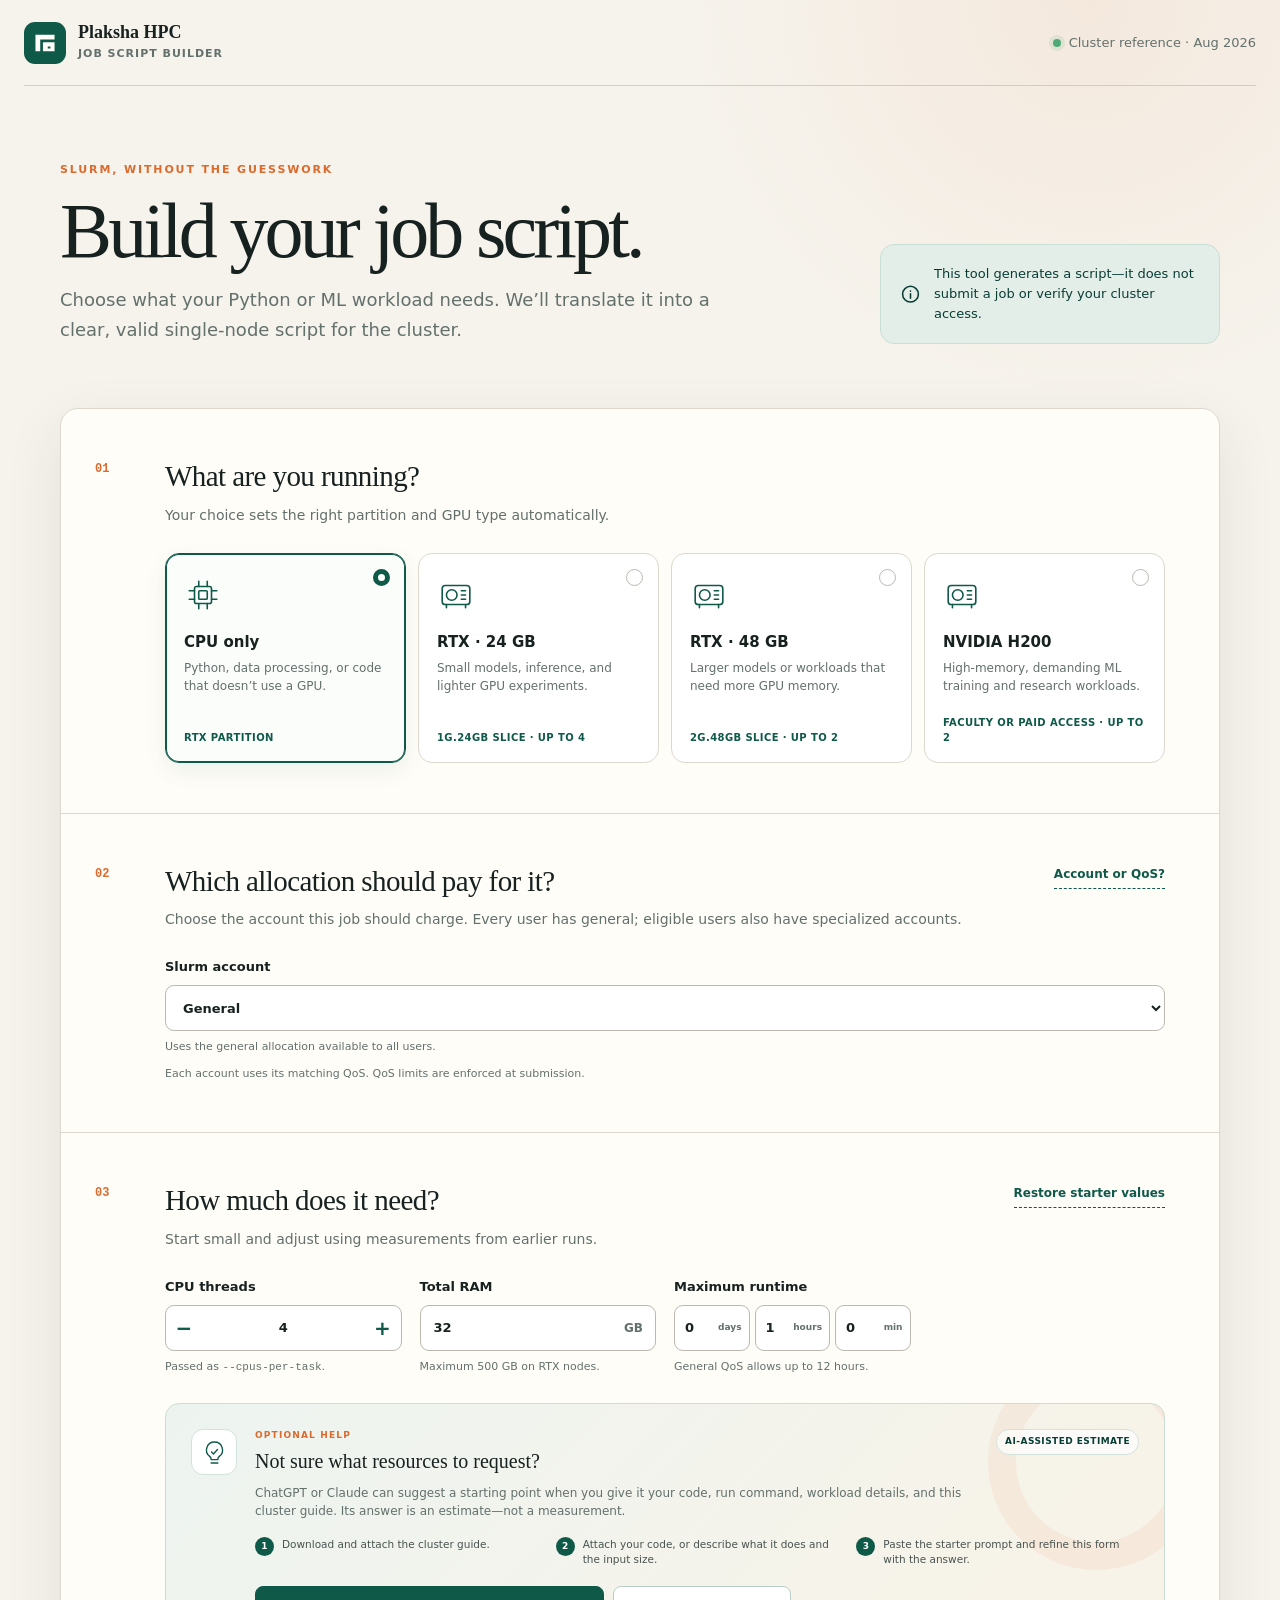
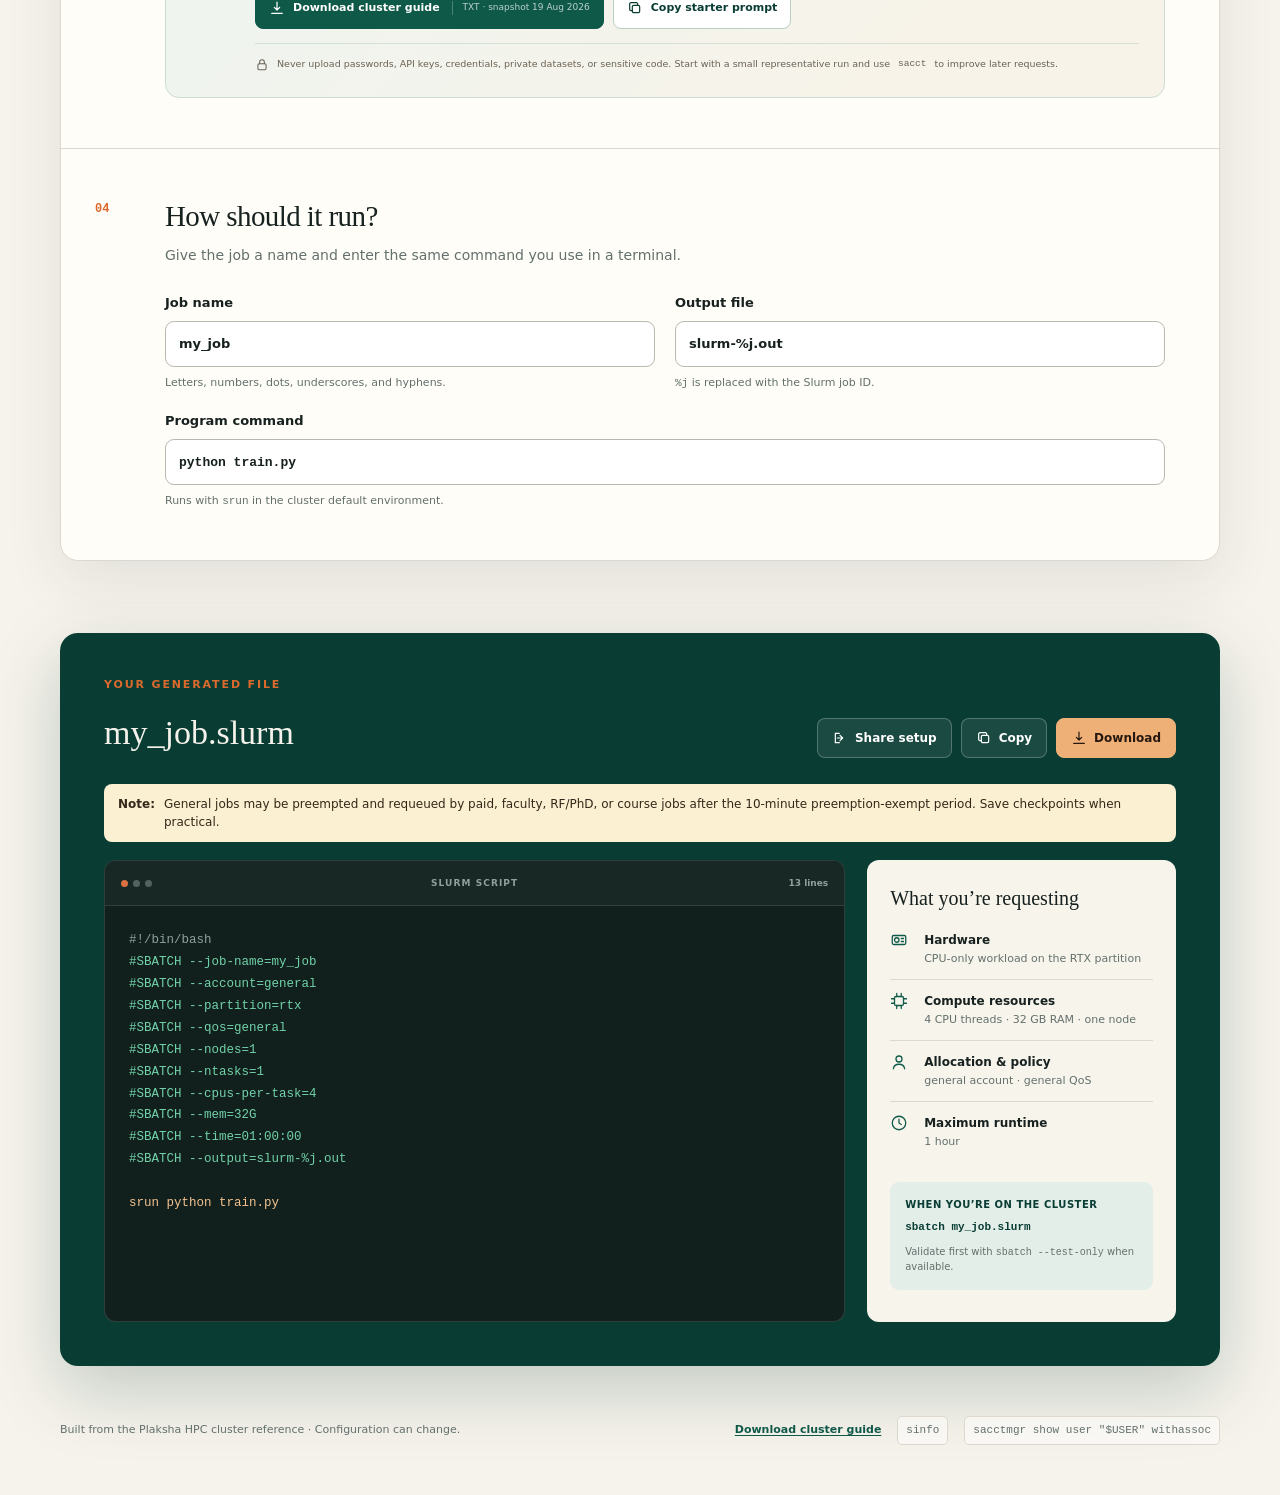
<file: slurm-builder/index.html>
<!doctype html>
<html lang="en">
  <head>
    <meta charset="UTF-8" />
    <meta name="viewport" content="width=device-width, initial-scale=1.0" />
    <meta
      name="description"
      content="Build a single-node Slurm job script for the Plaksha HPC cluster."
    />
    <title>Plaksha HPC · Job Script Builder</title>
    <link rel="stylesheet" href="styles.css" />
  </head>
  <body>
    <header class="site-header">
      <a class="brand" href="#top" aria-label="Plaksha HPC script builder home">
        <span class="brand-mark" aria-hidden="true">
          <svg viewBox="0 0 44 44" role="img">
            <path d="M8 10h28v7H15v17H8V10Z" />
            <path d="M19 21h17v13H19V21Zm7 6v3h4v-3h-4Z" />
          </svg>
        </span>
        <span>
          <strong>Plaksha HPC</strong>
          <small>Job Script Builder</small>
        </span>
      </a>
      <div class="header-meta">
        <span class="status-dot" aria-hidden="true"></span>
        Cluster reference · Aug 2026
      </div>
    </header>

    <main id="top">
      <section class="hero" aria-labelledby="page-title">
        <div>
          <p class="eyebrow">SLURM, WITHOUT THE GUESSWORK</p>
          <h1 id="page-title">Build your job script.</h1>
          <p class="hero-copy">
            Choose what your Python or ML workload needs. We’ll translate it into a
            clear, valid single-node script for the cluster.
          </p>
        </div>
        <div class="hero-note">
          <svg viewBox="0 0 24 24" aria-hidden="true">
            <path d="M12 3a9 9 0 1 0 0 18 9 9 0 0 0 0-18Zm0 13.5v-5m0-3v-.1" />
          </svg>
          <p>
            This tool generates a script—it does not submit a job or verify your
            cluster access.
          </p>
        </div>
      </section>

      <form id="builder-form" novalidate>
        <section class="form-section" aria-labelledby="workload-heading">
          <div class="section-number">01</div>
          <div class="section-content">
            <div class="section-heading">
              <div>
                <h2 id="workload-heading">What are you running?</h2>
                <p>Your choice sets the right partition and GPU type automatically.</p>
              </div>
            </div>

            <div class="workload-grid" id="workload-options">
              <label class="choice-card">
                <input type="radio" name="workload" value="cpu" checked />
                <span class="choice-check" aria-hidden="true"></span>
                <span class="choice-icon cpu-icon" aria-hidden="true">
                  <svg viewBox="0 0 32 32">
                    <rect x="8" y="8" width="16" height="16" rx="2" />
                    <rect x="12" y="12" width="8" height="8" rx="1" />
                    <path d="M12 3v5m8-5v5M12 24v5m8-5v5M3 12h5m-5 8h5m16-8h5m-5 8h5" />
                  </svg>
                </span>
                <strong>CPU only</strong>
                <span>Python, data processing, or code that doesn’t use a GPU.</span>
                <small>RTX partition</small>
              </label>

              <label class="choice-card">
                <input type="radio" name="workload" value="rtx24" />
                <span class="choice-check" aria-hidden="true"></span>
                <span class="choice-icon" aria-hidden="true">
                  <svg viewBox="0 0 32 32">
                    <rect x="3" y="7" width="26" height="18" rx="3" />
                    <circle cx="12" cy="16" r="5" />
                    <path d="M21 12h4m-4 4h4m-4 4h4M7 28v-3m18 3v-3" />
                  </svg>
                </span>
                <strong>RTX · 24 GB</strong>
                <span>Small models, inference, and lighter GPU experiments.</span>
                <small>1g.24gb slice · up to 4</small>
              </label>

              <label class="choice-card">
                <input type="radio" name="workload" value="rtx48" />
                <span class="choice-check" aria-hidden="true"></span>
                <span class="choice-icon" aria-hidden="true">
                  <svg viewBox="0 0 32 32">
                    <rect x="3" y="7" width="26" height="18" rx="3" />
                    <circle cx="12" cy="16" r="5" />
                    <path d="M21 12h4m-4 4h4m-4 4h4M7 28v-3m18 3v-3" />
                  </svg>
                </span>
                <strong>RTX · 48 GB</strong>
                <span>Larger models or workloads that need more GPU memory.</span>
                <small>2g.48gb slice · up to 2</small>
              </label>

              <label class="choice-card">
                <input type="radio" name="workload" value="h200" />
                <span class="choice-check" aria-hidden="true"></span>
                <span class="choice-icon" aria-hidden="true">
                  <svg viewBox="0 0 32 32">
                    <rect x="3" y="7" width="26" height="18" rx="3" />
                    <circle cx="12" cy="16" r="5" />
                    <path d="M21 12h4m-4 4h4m-4 4h4M7 28v-3m18 3v-3" />
                  </svg>
                </span>
                <strong>NVIDIA H200</strong>
                <span>High-memory, demanding ML training and research workloads.</span>
                <small>Faculty or paid access · up to 2</small>
              </label>
            </div>
          </div>
        </section>

        <section class="form-section" aria-labelledby="allocation-heading">
          <div class="section-number">02</div>
          <div class="section-content">
            <div class="section-heading">
              <div>
                <h2 id="allocation-heading">Which allocation should pay for it?</h2>
                <p>Choose the account this job should charge. Every user has general; eligible users also have specialized accounts.</p>
              </div>
              <button class="help-button" type="button" data-dialog="account-help">
                Account or QoS?
              </button>
            </div>

            <div class="field-grid">
              <label class="field">
                <span>Slurm account</span>
                <select id="account" name="account">
                  <option value="general">General</option>
                  <option value="courses">Course</option>
                  <option value="faculty">Faculty</option>
                  <option value="rfphd">RF / PhD</option>
                  <option value="paid">Paid allocation (if assigned)</option>
                </select>
                <small id="account-help-text">Uses the general allocation available to all users.</small>
              </label>
            </div>

            <p class="field-note">
              Each account uses its matching QoS. QoS limits are enforced at submission.
            </p>
          </div>
        </section>

        <section class="form-section" aria-labelledby="resources-heading">
          <div class="section-number">03</div>
          <div class="section-content">
            <div class="section-heading">
              <div>
                <h2 id="resources-heading">How much does it need?</h2>
                <p>Start small and adjust using measurements from earlier runs.</p>
              </div>
              <button id="reset-preset" class="help-button" type="button">
                Restore starter values
              </button>
            </div>

            <div class="resource-grid">
              <label class="field hidden" id="gpu-count-field">
                <span>GPUs</span>
                <div class="number-input">
                  <button type="button" data-step="-1" data-target="gpus" aria-label="Decrease GPUs">−</button>
                  <input id="gpus" name="gpus" type="number" min="1" max="4" value="1" inputmode="numeric" />
                  <button type="button" data-step="1" data-target="gpus" aria-label="Increase GPUs">+</button>
                </div>
                <small id="gpu-limit">Maximum 4 on this node.</small>
              </label>

              <label class="field">
                <span>CPU threads</span>
                <div class="number-input">
                  <button type="button" data-step="-1" data-target="cpus" aria-label="Decrease CPU threads">−</button>
                  <input id="cpus" name="cpus" type="number" min="1" max="128" value="4" inputmode="numeric" />
                  <button type="button" data-step="1" data-target="cpus" aria-label="Increase CPU threads">+</button>
                </div>
                <small>Passed as <code>--cpus-per-task</code>.</small>
              </label>

              <label class="field">
                <span>Total RAM</span>
                <div class="input-with-suffix">
                  <input id="memory" name="memory" type="number" min="1" max="500" value="32" inputmode="numeric" />
                  <span>GB</span>
                </div>
                <small id="memory-limit">Maximum 500 GB on RTX nodes.</small>
              </label>

              <div class="field duration-field">
                <span>Maximum runtime</span>
                <div class="duration-inputs">
                  <label>
                    <input id="days" name="days" type="number" min="0" max="7" value="0" inputmode="numeric" />
                    <span>days</span>
                  </label>
                  <label>
                    <input id="hours" name="hours" type="number" min="0" max="23" value="1" inputmode="numeric" />
                    <span>hours</span>
                  </label>
                  <label>
                    <input id="minutes" name="minutes" type="number" min="0" max="59" value="0" inputmode="numeric" />
                    <span>min</span>
                  </label>
                </div>
                <small id="time-limit">General QoS allows up to 12 hours.</small>
              </div>
            </div>

            <aside class="ai-help-card" aria-labelledby="ai-help-heading">
              <div class="ai-help-icon" aria-hidden="true">
                <svg viewBox="0 0 32 32">
                  <path d="M16 3.5a9.5 9.5 0 0 0-5.7 17.1c1.1.8 1.7 2 1.7 3.3v.6h8v-.6c0-1.3.6-2.5 1.7-3.3A9.5 9.5 0 0 0 16 3.5Z" />
                  <path d="M12 28.5h8M12.5 15.5l2.2 2.2 4.8-5.2" />
                </svg>
              </div>
              <div class="ai-help-content">
                <div class="ai-help-heading">
                  <div>
                    <span class="optional-label">OPTIONAL HELP</span>
                    <h3 id="ai-help-heading">Not sure what resources to request?</h3>
                  </div>
                  <span class="ai-badge">AI-assisted estimate</span>
                </div>
                <p>
                  ChatGPT or Claude can suggest a starting point when you give it your
                  code, run command, workload details, and this cluster guide.
                  Its answer is an estimate—not a measurement.
                </p>
                <ol class="ai-help-steps">
                  <li><span>1</span>Download and attach the cluster guide.</li>
                  <li><span>2</span>Attach your code, or describe what it does and the input size.</li>
                  <li><span>3</span>Paste the starter prompt and refine this form with the answer.</li>
                </ol>
                <div class="ai-help-actions">
                  <a class="guide-button" href="HPC_CLUSTER_SLURM_GUIDE.txt" download>
                    <svg viewBox="0 0 24 24" aria-hidden="true"><path d="M12 3v12m-4-4 4 4 4-4M4 20h16" /></svg>
                    Download cluster guide
                    <small>TXT · snapshot 19 Aug 2026</small>
                  </a>
                  <button id="copy-ai-prompt" class="prompt-button" type="button">
                    <svg viewBox="0 0 24 24" aria-hidden="true"><rect x="8" y="8" width="11" height="11" rx="2" /><path d="M16 8V6a2 2 0 0 0-2-2H6a2 2 0 0 0-2 2v8a2 2 0 0 0 2 2h2" /></svg>
                    Copy starter prompt
                  </button>
                </div>
                <p class="privacy-note">
                  <svg viewBox="0 0 24 24" aria-hidden="true"><rect x="5" y="10" width="14" height="10" rx="2" /><path d="M8 10V7a4 4 0 0 1 8 0v3" /></svg>
                  Never upload passwords, API keys, credentials, private datasets, or sensitive code.
                  Start with a small representative run and use <code>sacct</code> to improve later requests.
                </p>
              </div>
            </aside>
          </div>
        </section>

        <section class="form-section" aria-labelledby="execution-heading">
          <div class="section-number">04</div>
          <div class="section-content">
            <div class="section-heading">
              <div>
                <h2 id="execution-heading">How should it run?</h2>
                <p>Give the job a name and enter the same command you use in a terminal.</p>
              </div>
            </div>

            <div class="field-grid two-columns">
              <label class="field">
                <span>Job name</span>
                <input id="job-name" name="jobName" type="text" value="my_job" maxlength="64" autocomplete="off" />
                <small>Letters, numbers, dots, underscores, and hyphens.</small>
              </label>
              <label class="field">
                <span>Output file</span>
                <input id="output-file" name="outputFile" type="text" value="slurm-%j.out" autocomplete="off" />
                <small><code>%j</code> is replaced with the Slurm job ID.</small>
              </label>
            </div>

            <label class="field command-field">
              <span>Program command</span>
              <input id="command" name="command" type="text" value="python train.py" autocomplete="off" spellcheck="false" />
              <small>Runs with <code>srun</code> in the cluster default environment.</small>
            </label>
          </div>
        </section>
      </form>

      <section class="result-section" aria-labelledby="result-heading">
        <div class="result-header">
          <div>
            <p class="eyebrow">YOUR GENERATED FILE</p>
            <h2 id="result-heading"><span id="result-job-name">my_job</span>.slurm</h2>
          </div>
          <div class="result-actions">
            <button id="share-button" class="button button-secondary" type="button">
              <svg viewBox="0 0 24 24" aria-hidden="true"><path d="M8 12h8m-4-4 4 4-4 4M5 5h6m-6 0v14h6" /></svg>
              Share setup
            </button>
            <button id="copy-button" class="button button-secondary" type="button">
              <svg viewBox="0 0 24 24" aria-hidden="true"><rect x="8" y="8" width="11" height="11" rx="2" /><path d="M16 8V6a2 2 0 0 0-2-2H6a2 2 0 0 0-2 2v8a2 2 0 0 0 2 2h2" /></svg>
              Copy
            </button>
            <button id="download-button" class="button button-primary" type="button">
              <svg viewBox="0 0 24 24" aria-hidden="true"><path d="M12 3v12m-4-4 4 4 4-4M4 20h16" /></svg>
              Download
            </button>
          </div>
        </div>

        <div id="validation-summary" class="validation-summary" aria-live="polite"></div>

        <div class="result-grid">
          <div class="code-window">
            <div class="code-toolbar">
              <div class="window-dots" aria-hidden="true"><span></span><span></span><span></span></div>
              <span>SLURM SCRIPT</span>
              <span id="line-count">14 lines</span>
            </div>
            <pre aria-label="Generated Slurm script"><code id="script-preview"></code></pre>
          </div>

          <aside class="script-summary" aria-labelledby="summary-heading">
            <h3 id="summary-heading">What you’re requesting</h3>
            <div id="summary-list" class="summary-list"></div>
            <div class="submit-card">
              <span>When you’re on the cluster</span>
              <code>sbatch <span id="submit-filename">my_job.slurm</span></code>
              <p>Validate first with <code>sbatch --test-only</code> when available.</p>
            </div>
          </aside>
        </div>
      </section>
    </main>

    <footer>
      <p>Built from the Plaksha HPC cluster reference · Configuration can change.</p>
      <a href="HPC_CLUSTER_SLURM_GUIDE.txt" download>Download cluster guide</a>
      <code>sinfo</code>
      <code>sacctmgr show user "$USER" withassoc</code>
    </footer>

    <dialog id="account-help">
      <button class="dialog-close" type="button" aria-label="Close">×</button>
      <p class="eyebrow">TWO DIFFERENT JOB SETTINGS</p>
      <h2>Account vs. QoS</h2>
      <p><strong>Account</strong> decides which university allocation or credit pool is charged.</p>
      <p><strong>QoS</strong> controls scheduling priority, runtime limits, and preemption policy.</p>
      <p>Every user has a general association. Eligible users also have separate course, faculty, RF/PhD, or paid associations. Each account uses only its matching QoS.</p>
      <p>Paid, Faculty, RF/PhD, and Course jobs can preempt General jobs after the cluster-wide 10-minute exemption. They do not preempt one another. Preempted jobs are requeued, so checkpoint when practical.</p>
      <p>The account migration was still in progress on the guide's snapshot date. This builder cannot verify your live access; check it with <code>sacctmgr show user "$USER" withassoc</code>.</p>
    </dialog>

    <div id="toast" class="toast" role="status" aria-live="polite"></div>

    <script src="slurm.js"></script>
    <script src="app.js"></script>
  </body>
</html>
</file>
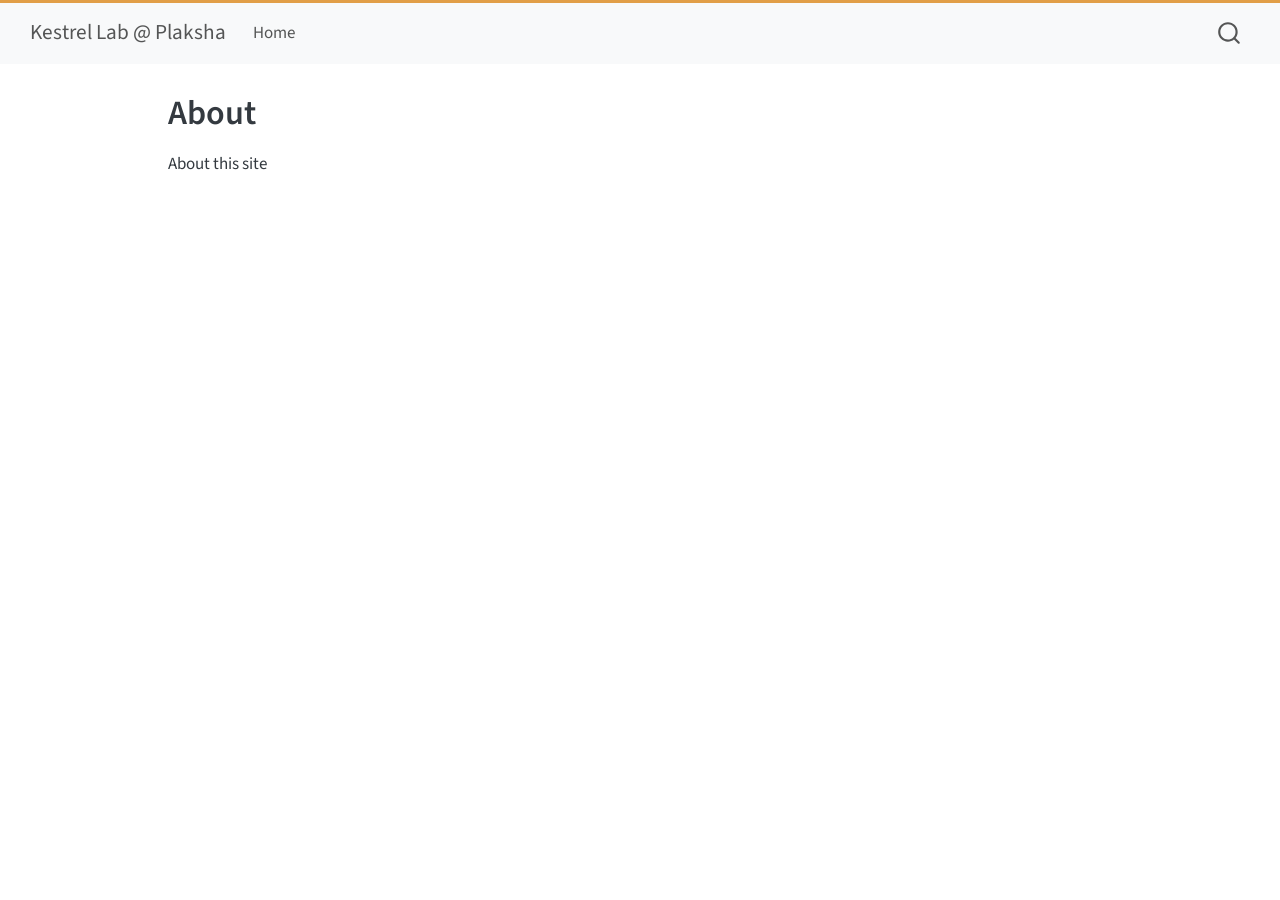
<file: docs/about.html>
<!DOCTYPE html>
<html xmlns="http://www.w3.org/1999/xhtml" lang="en" xml:lang="en"><head>

<meta charset="utf-8">
<meta name="generator" content="quarto-1.6.43">

<meta name="viewport" content="width=device-width, initial-scale=1.0, user-scalable=yes">


<title>About – Kestrel Lab @ Plaksha</title>
<style>
code{white-space: pre-wrap;}
span.smallcaps{font-variant: small-caps;}
div.columns{display: flex; gap: min(4vw, 1.5em);}
div.column{flex: auto; overflow-x: auto;}
div.hanging-indent{margin-left: 1.5em; text-indent: -1.5em;}
ul.task-list{list-style: none;}
ul.task-list li input[type="checkbox"] {
  width: 0.8em;
  margin: 0 0.8em 0.2em -1em; /* quarto-specific, see https://github.com/quarto-dev/quarto-cli/issues/4556 */ 
  vertical-align: middle;
}
</style>


<script src="site_libs/quarto-nav/quarto-nav.js"></script>
<script src="site_libs/quarto-nav/headroom.min.js"></script>
<script src="site_libs/clipboard/clipboard.min.js"></script>
<script src="site_libs/quarto-search/autocomplete.umd.js"></script>
<script src="site_libs/quarto-search/fuse.min.js"></script>
<script src="site_libs/quarto-search/quarto-search.js"></script>
<meta name="quarto:offset" content="./">
<script src="site_libs/quarto-html/quarto.js"></script>
<script src="site_libs/quarto-html/popper.min.js"></script>
<script src="site_libs/quarto-html/tippy.umd.min.js"></script>
<script src="site_libs/quarto-html/anchor.min.js"></script>
<link href="site_libs/quarto-html/tippy.css" rel="stylesheet">
<link href="site_libs/quarto-html/quarto-syntax-highlighting-d4d76bf8491c20bad77d141916dc28e1.css" rel="stylesheet" id="quarto-text-highlighting-styles">
<script src="site_libs/bootstrap/bootstrap.min.js"></script>
<link href="site_libs/bootstrap/bootstrap-icons.css" rel="stylesheet">
<link href="site_libs/bootstrap/bootstrap-c3d4629bfb50025cf60797e0358bd0d3.min.css" rel="stylesheet" append-hash="true" id="quarto-bootstrap" data-mode="light">
<script id="quarto-search-options" type="application/json">{
  "location": "navbar",
  "copy-button": false,
  "collapse-after": 3,
  "panel-placement": "end",
  "type": "overlay",
  "limit": 50,
  "keyboard-shortcut": [
    "f",
    "/",
    "s"
  ],
  "show-item-context": false,
  "language": {
    "search-no-results-text": "No results",
    "search-matching-documents-text": "matching documents",
    "search-copy-link-title": "Copy link to search",
    "search-hide-matches-text": "Hide additional matches",
    "search-more-match-text": "more match in this document",
    "search-more-matches-text": "more matches in this document",
    "search-clear-button-title": "Clear",
    "search-text-placeholder": "",
    "search-detached-cancel-button-title": "Cancel",
    "search-submit-button-title": "Submit",
    "search-label": "Search"
  }
}</script>


<link rel="stylesheet" href="styles.css">
</head>

<body class="nav-fixed">

<div id="quarto-search-results"></div>
  <header id="quarto-header" class="headroom fixed-top">
    <nav class="navbar navbar-expand-lg " data-bs-theme="dark">
      <div class="navbar-container container-fluid">
      <div class="navbar-brand-container mx-auto">
    <a class="navbar-brand" href="./index.html">
    <span class="navbar-title">Kestrel Lab @ Plaksha</span>
    </a>
  </div>
            <div id="quarto-search" class="" title="Search"></div>
          <button class="navbar-toggler" type="button" data-bs-toggle="collapse" data-bs-target="#navbarCollapse" aria-controls="navbarCollapse" role="menu" aria-expanded="false" aria-label="Toggle navigation" onclick="if (window.quartoToggleHeadroom) { window.quartoToggleHeadroom(); }">
  <span class="navbar-toggler-icon"></span>
</button>
          <div class="collapse navbar-collapse" id="navbarCollapse">
            <ul class="navbar-nav navbar-nav-scroll me-auto">
  <li class="nav-item">
    <a class="nav-link" href="./index.html"> 
<span class="menu-text">Home</span></a>
  </li>  
</ul>
          </div> <!-- /navcollapse -->
            <div class="quarto-navbar-tools">
</div>
      </div> <!-- /container-fluid -->
    </nav>
</header>
<!-- content -->
<div id="quarto-content" class="quarto-container page-columns page-rows-contents page-layout-article page-navbar">
<!-- sidebar -->
<!-- margin-sidebar -->
    <div id="quarto-margin-sidebar" class="sidebar margin-sidebar zindex-bottom">
        
    </div>
<!-- main -->
<main class="content" id="quarto-document-content">

<header id="title-block-header" class="quarto-title-block default">
<div class="quarto-title">
<h1 class="title">About</h1>
</div>



<div class="quarto-title-meta">

    
  
    
  </div>
  


</header>


<p>About this site</p>



</main> <!-- /main -->
<script id="quarto-html-after-body" type="application/javascript">
window.document.addEventListener("DOMContentLoaded", function (event) {
  const toggleBodyColorMode = (bsSheetEl) => {
    const mode = bsSheetEl.getAttribute("data-mode");
    const bodyEl = window.document.querySelector("body");
    if (mode === "dark") {
      bodyEl.classList.add("quarto-dark");
      bodyEl.classList.remove("quarto-light");
    } else {
      bodyEl.classList.add("quarto-light");
      bodyEl.classList.remove("quarto-dark");
    }
  }
  const toggleBodyColorPrimary = () => {
    const bsSheetEl = window.document.querySelector("link#quarto-bootstrap");
    if (bsSheetEl) {
      toggleBodyColorMode(bsSheetEl);
    }
  }
  toggleBodyColorPrimary();  
  const icon = "";
  const anchorJS = new window.AnchorJS();
  anchorJS.options = {
    placement: 'right',
    icon: icon
  };
  anchorJS.add('.anchored');
  const isCodeAnnotation = (el) => {
    for (const clz of el.classList) {
      if (clz.startsWith('code-annotation-')) {                     
        return true;
      }
    }
    return false;
  }
  const onCopySuccess = function(e) {
    // button target
    const button = e.trigger;
    // don't keep focus
    button.blur();
    // flash "checked"
    button.classList.add('code-copy-button-checked');
    var currentTitle = button.getAttribute("title");
    button.setAttribute("title", "Copied!");
    let tooltip;
    if (window.bootstrap) {
      button.setAttribute("data-bs-toggle", "tooltip");
      button.setAttribute("data-bs-placement", "left");
      button.setAttribute("data-bs-title", "Copied!");
      tooltip = new bootstrap.Tooltip(button, 
        { trigger: "manual", 
          customClass: "code-copy-button-tooltip",
          offset: [0, -8]});
      tooltip.show();    
    }
    setTimeout(function() {
      if (tooltip) {
        tooltip.hide();
        button.removeAttribute("data-bs-title");
        button.removeAttribute("data-bs-toggle");
        button.removeAttribute("data-bs-placement");
      }
      button.setAttribute("title", currentTitle);
      button.classList.remove('code-copy-button-checked');
    }, 1000);
    // clear code selection
    e.clearSelection();
  }
  const getTextToCopy = function(trigger) {
      const codeEl = trigger.previousElementSibling.cloneNode(true);
      for (const childEl of codeEl.children) {
        if (isCodeAnnotation(childEl)) {
          childEl.remove();
        }
      }
      return codeEl.innerText;
  }
  const clipboard = new window.ClipboardJS('.code-copy-button:not([data-in-quarto-modal])', {
    text: getTextToCopy
  });
  clipboard.on('success', onCopySuccess);
  if (window.document.getElementById('quarto-embedded-source-code-modal')) {
    const clipboardModal = new window.ClipboardJS('.code-copy-button[data-in-quarto-modal]', {
      text: getTextToCopy,
      container: window.document.getElementById('quarto-embedded-source-code-modal')
    });
    clipboardModal.on('success', onCopySuccess);
  }
    var localhostRegex = new RegExp(/^(?:http|https):\/\/localhost\:?[0-9]*\//);
    var mailtoRegex = new RegExp(/^mailto:/);
      var filterRegex = new RegExp('/' + window.location.host + '/');
    var isInternal = (href) => {
        return filterRegex.test(href) || localhostRegex.test(href) || mailtoRegex.test(href);
    }
    // Inspect non-navigation links and adorn them if external
 	var links = window.document.querySelectorAll('a[href]:not(.nav-link):not(.navbar-brand):not(.toc-action):not(.sidebar-link):not(.sidebar-item-toggle):not(.pagination-link):not(.no-external):not([aria-hidden]):not(.dropdown-item):not(.quarto-navigation-tool):not(.about-link)');
    for (var i=0; i<links.length; i++) {
      const link = links[i];
      if (!isInternal(link.href)) {
        // undo the damage that might have been done by quarto-nav.js in the case of
        // links that we want to consider external
        if (link.dataset.originalHref !== undefined) {
          link.href = link.dataset.originalHref;
        }
      }
    }
  function tippyHover(el, contentFn, onTriggerFn, onUntriggerFn) {
    const config = {
      allowHTML: true,
      maxWidth: 500,
      delay: 100,
      arrow: false,
      appendTo: function(el) {
          return el.parentElement;
      },
      interactive: true,
      interactiveBorder: 10,
      theme: 'quarto',
      placement: 'bottom-start',
    };
    if (contentFn) {
      config.content = contentFn;
    }
    if (onTriggerFn) {
      config.onTrigger = onTriggerFn;
    }
    if (onUntriggerFn) {
      config.onUntrigger = onUntriggerFn;
    }
    window.tippy(el, config); 
  }
  const noterefs = window.document.querySelectorAll('a[role="doc-noteref"]');
  for (var i=0; i<noterefs.length; i++) {
    const ref = noterefs[i];
    tippyHover(ref, function() {
      // use id or data attribute instead here
      let href = ref.getAttribute('data-footnote-href') || ref.getAttribute('href');
      try { href = new URL(href).hash; } catch {}
      const id = href.replace(/^#\/?/, "");
      const note = window.document.getElementById(id);
      if (note) {
        return note.innerHTML;
      } else {
        return "";
      }
    });
  }
  const xrefs = window.document.querySelectorAll('a.quarto-xref');
  const processXRef = (id, note) => {
    // Strip column container classes
    const stripColumnClz = (el) => {
      el.classList.remove("page-full", "page-columns");
      if (el.children) {
        for (const child of el.children) {
          stripColumnClz(child);
        }
      }
    }
    stripColumnClz(note)
    if (id === null || id.startsWith('sec-')) {
      // Special case sections, only their first couple elements
      const container = document.createElement("div");
      if (note.children && note.children.length > 2) {
        container.appendChild(note.children[0].cloneNode(true));
        for (let i = 1; i < note.children.length; i++) {
          const child = note.children[i];
          if (child.tagName === "P" && child.innerText === "") {
            continue;
          } else {
            container.appendChild(child.cloneNode(true));
            break;
          }
        }
        if (window.Quarto?.typesetMath) {
          window.Quarto.typesetMath(container);
        }
        return container.innerHTML
      } else {
        if (window.Quarto?.typesetMath) {
          window.Quarto.typesetMath(note);
        }
        return note.innerHTML;
      }
    } else {
      // Remove any anchor links if they are present
      const anchorLink = note.querySelector('a.anchorjs-link');
      if (anchorLink) {
        anchorLink.remove();
      }
      if (window.Quarto?.typesetMath) {
        window.Quarto.typesetMath(note);
      }
      if (note.classList.contains("callout")) {
        return note.outerHTML;
      } else {
        return note.innerHTML;
      }
    }
  }
  for (var i=0; i<xrefs.length; i++) {
    const xref = xrefs[i];
    tippyHover(xref, undefined, function(instance) {
      instance.disable();
      let url = xref.getAttribute('href');
      let hash = undefined; 
      if (url.startsWith('#')) {
        hash = url;
      } else {
        try { hash = new URL(url).hash; } catch {}
      }
      if (hash) {
        const id = hash.replace(/^#\/?/, "");
        const note = window.document.getElementById(id);
        if (note !== null) {
          try {
            const html = processXRef(id, note.cloneNode(true));
            instance.setContent(html);
          } finally {
            instance.enable();
            instance.show();
          }
        } else {
          // See if we can fetch this
          fetch(url.split('#')[0])
          .then(res => res.text())
          .then(html => {
            const parser = new DOMParser();
            const htmlDoc = parser.parseFromString(html, "text/html");
            const note = htmlDoc.getElementById(id);
            if (note !== null) {
              const html = processXRef(id, note);
              instance.setContent(html);
            } 
          }).finally(() => {
            instance.enable();
            instance.show();
          });
        }
      } else {
        // See if we can fetch a full url (with no hash to target)
        // This is a special case and we should probably do some content thinning / targeting
        fetch(url)
        .then(res => res.text())
        .then(html => {
          const parser = new DOMParser();
          const htmlDoc = parser.parseFromString(html, "text/html");
          const note = htmlDoc.querySelector('main.content');
          if (note !== null) {
            // This should only happen for chapter cross references
            // (since there is no id in the URL)
            // remove the first header
            if (note.children.length > 0 && note.children[0].tagName === "HEADER") {
              note.children[0].remove();
            }
            const html = processXRef(null, note);
            instance.setContent(html);
          } 
        }).finally(() => {
          instance.enable();
          instance.show();
        });
      }
    }, function(instance) {
    });
  }
      let selectedAnnoteEl;
      const selectorForAnnotation = ( cell, annotation) => {
        let cellAttr = 'data-code-cell="' + cell + '"';
        let lineAttr = 'data-code-annotation="' +  annotation + '"';
        const selector = 'span[' + cellAttr + '][' + lineAttr + ']';
        return selector;
      }
      const selectCodeLines = (annoteEl) => {
        const doc = window.document;
        const targetCell = annoteEl.getAttribute("data-target-cell");
        const targetAnnotation = annoteEl.getAttribute("data-target-annotation");
        const annoteSpan = window.document.querySelector(selectorForAnnotation(targetCell, targetAnnotation));
        const lines = annoteSpan.getAttribute("data-code-lines").split(",");
        const lineIds = lines.map((line) => {
          return targetCell + "-" + line;
        })
        let top = null;
        let height = null;
        let parent = null;
        if (lineIds.length > 0) {
            //compute the position of the single el (top and bottom and make a div)
            const el = window.document.getElementById(lineIds[0]);
            top = el.offsetTop;
            height = el.offsetHeight;
            parent = el.parentElement.parentElement;
          if (lineIds.length > 1) {
            const lastEl = window.document.getElementById(lineIds[lineIds.length - 1]);
            const bottom = lastEl.offsetTop + lastEl.offsetHeight;
            height = bottom - top;
          }
          if (top !== null && height !== null && parent !== null) {
            // cook up a div (if necessary) and position it 
            let div = window.document.getElementById("code-annotation-line-highlight");
            if (div === null) {
              div = window.document.createElement("div");
              div.setAttribute("id", "code-annotation-line-highlight");
              div.style.position = 'absolute';
              parent.appendChild(div);
            }
            div.style.top = top - 2 + "px";
            div.style.height = height + 4 + "px";
            div.style.left = 0;
            let gutterDiv = window.document.getElementById("code-annotation-line-highlight-gutter");
            if (gutterDiv === null) {
              gutterDiv = window.document.createElement("div");
              gutterDiv.setAttribute("id", "code-annotation-line-highlight-gutter");
              gutterDiv.style.position = 'absolute';
              const codeCell = window.document.getElementById(targetCell);
              const gutter = codeCell.querySelector('.code-annotation-gutter');
              gutter.appendChild(gutterDiv);
            }
            gutterDiv.style.top = top - 2 + "px";
            gutterDiv.style.height = height + 4 + "px";
          }
          selectedAnnoteEl = annoteEl;
        }
      };
      const unselectCodeLines = () => {
        const elementsIds = ["code-annotation-line-highlight", "code-annotation-line-highlight-gutter"];
        elementsIds.forEach((elId) => {
          const div = window.document.getElementById(elId);
          if (div) {
            div.remove();
          }
        });
        selectedAnnoteEl = undefined;
      };
        // Handle positioning of the toggle
    window.addEventListener(
      "resize",
      throttle(() => {
        elRect = undefined;
        if (selectedAnnoteEl) {
          selectCodeLines(selectedAnnoteEl);
        }
      }, 10)
    );
    function throttle(fn, ms) {
    let throttle = false;
    let timer;
      return (...args) => {
        if(!throttle) { // first call gets through
            fn.apply(this, args);
            throttle = true;
        } else { // all the others get throttled
            if(timer) clearTimeout(timer); // cancel #2
            timer = setTimeout(() => {
              fn.apply(this, args);
              timer = throttle = false;
            }, ms);
        }
      };
    }
      // Attach click handler to the DT
      const annoteDls = window.document.querySelectorAll('dt[data-target-cell]');
      for (const annoteDlNode of annoteDls) {
        annoteDlNode.addEventListener('click', (event) => {
          const clickedEl = event.target;
          if (clickedEl !== selectedAnnoteEl) {
            unselectCodeLines();
            const activeEl = window.document.querySelector('dt[data-target-cell].code-annotation-active');
            if (activeEl) {
              activeEl.classList.remove('code-annotation-active');
            }
            selectCodeLines(clickedEl);
            clickedEl.classList.add('code-annotation-active');
          } else {
            // Unselect the line
            unselectCodeLines();
            clickedEl.classList.remove('code-annotation-active');
          }
        });
      }
  const findCites = (el) => {
    const parentEl = el.parentElement;
    if (parentEl) {
      const cites = parentEl.dataset.cites;
      if (cites) {
        return {
          el,
          cites: cites.split(' ')
        };
      } else {
        return findCites(el.parentElement)
      }
    } else {
      return undefined;
    }
  };
  var bibliorefs = window.document.querySelectorAll('a[role="doc-biblioref"]');
  for (var i=0; i<bibliorefs.length; i++) {
    const ref = bibliorefs[i];
    const citeInfo = findCites(ref);
    if (citeInfo) {
      tippyHover(citeInfo.el, function() {
        var popup = window.document.createElement('div');
        citeInfo.cites.forEach(function(cite) {
          var citeDiv = window.document.createElement('div');
          citeDiv.classList.add('hanging-indent');
          citeDiv.classList.add('csl-entry');
          var biblioDiv = window.document.getElementById('ref-' + cite);
          if (biblioDiv) {
            citeDiv.innerHTML = biblioDiv.innerHTML;
          }
          popup.appendChild(citeDiv);
        });
        return popup.innerHTML;
      });
    }
  }
});
</script>
</div> <!-- /content -->




</body></html>
</file>
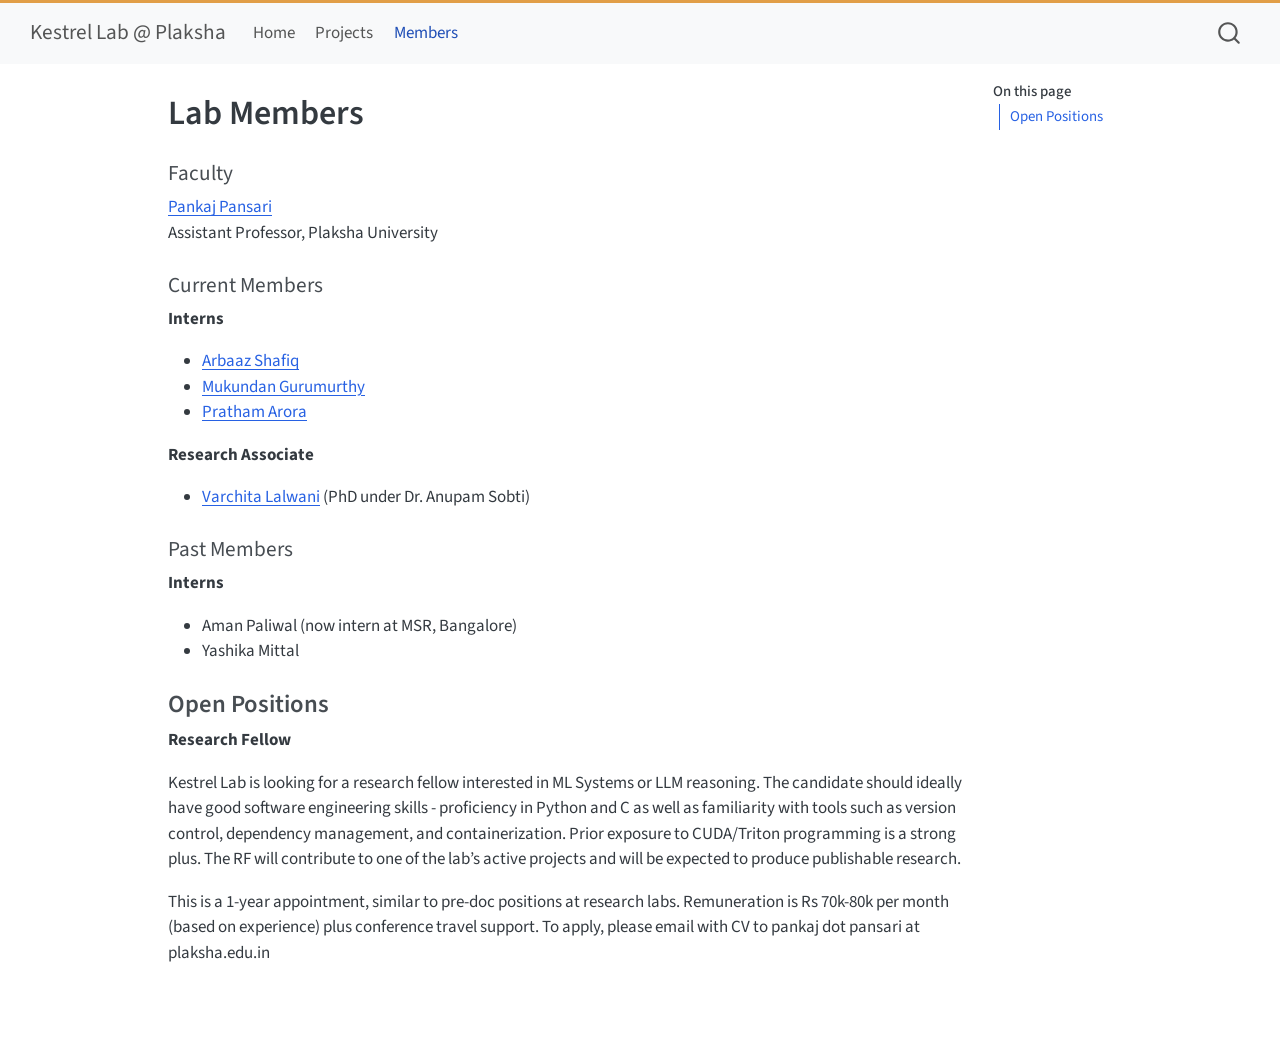
<file: docs/members.html>
<!DOCTYPE html>
<html xmlns="http://www.w3.org/1999/xhtml" lang="en" xml:lang="en"><head>

<meta charset="utf-8">
<meta name="generator" content="quarto-1.6.43">

<meta name="viewport" content="width=device-width, initial-scale=1.0, user-scalable=yes">


<title>Lab Members – Kestrel Lab @ Plaksha</title>
<style>
code{white-space: pre-wrap;}
span.smallcaps{font-variant: small-caps;}
div.columns{display: flex; gap: min(4vw, 1.5em);}
div.column{flex: auto; overflow-x: auto;}
div.hanging-indent{margin-left: 1.5em; text-indent: -1.5em;}
ul.task-list{list-style: none;}
ul.task-list li input[type="checkbox"] {
  width: 0.8em;
  margin: 0 0.8em 0.2em -1em; /* quarto-specific, see https://github.com/quarto-dev/quarto-cli/issues/4556 */ 
  vertical-align: middle;
}
</style>


<script src="site_libs/quarto-nav/quarto-nav.js"></script>
<script src="site_libs/quarto-nav/headroom.min.js"></script>
<script src="site_libs/clipboard/clipboard.min.js"></script>
<script src="site_libs/quarto-search/autocomplete.umd.js"></script>
<script src="site_libs/quarto-search/fuse.min.js"></script>
<script src="site_libs/quarto-search/quarto-search.js"></script>
<meta name="quarto:offset" content="./">
<script src="site_libs/quarto-html/quarto.js"></script>
<script src="site_libs/quarto-html/popper.min.js"></script>
<script src="site_libs/quarto-html/tippy.umd.min.js"></script>
<script src="site_libs/quarto-html/anchor.min.js"></script>
<link href="site_libs/quarto-html/tippy.css" rel="stylesheet">
<link href="site_libs/quarto-html/quarto-syntax-highlighting-d4d76bf8491c20bad77d141916dc28e1.css" rel="stylesheet" id="quarto-text-highlighting-styles">
<script src="site_libs/bootstrap/bootstrap.min.js"></script>
<link href="site_libs/bootstrap/bootstrap-icons.css" rel="stylesheet">
<link href="site_libs/bootstrap/bootstrap-c3d4629bfb50025cf60797e0358bd0d3.min.css" rel="stylesheet" append-hash="true" id="quarto-bootstrap" data-mode="light">
<script id="quarto-search-options" type="application/json">{
  "location": "navbar",
  "copy-button": false,
  "collapse-after": 3,
  "panel-placement": "end",
  "type": "overlay",
  "limit": 50,
  "keyboard-shortcut": [
    "f",
    "/",
    "s"
  ],
  "show-item-context": false,
  "language": {
    "search-no-results-text": "No results",
    "search-matching-documents-text": "matching documents",
    "search-copy-link-title": "Copy link to search",
    "search-hide-matches-text": "Hide additional matches",
    "search-more-match-text": "more match in this document",
    "search-more-matches-text": "more matches in this document",
    "search-clear-button-title": "Clear",
    "search-text-placeholder": "",
    "search-detached-cancel-button-title": "Cancel",
    "search-submit-button-title": "Submit",
    "search-label": "Search"
  }
}</script>


<link rel="stylesheet" href="styles.css">
</head>

<body class="nav-fixed">

<div id="quarto-search-results"></div>
  <header id="quarto-header" class="headroom fixed-top">
    <nav class="navbar navbar-expand-lg " data-bs-theme="dark">
      <div class="navbar-container container-fluid">
      <div class="navbar-brand-container mx-auto">
    <a class="navbar-brand" href="./index.html">
    <span class="navbar-title">Kestrel Lab @ Plaksha</span>
    </a>
  </div>
            <div id="quarto-search" class="" title="Search"></div>
          <button class="navbar-toggler" type="button" data-bs-toggle="collapse" data-bs-target="#navbarCollapse" aria-controls="navbarCollapse" role="menu" aria-expanded="false" aria-label="Toggle navigation" onclick="if (window.quartoToggleHeadroom) { window.quartoToggleHeadroom(); }">
  <span class="navbar-toggler-icon"></span>
</button>
          <div class="collapse navbar-collapse" id="navbarCollapse">
            <ul class="navbar-nav navbar-nav-scroll me-auto">
  <li class="nav-item">
    <a class="nav-link" href="./index.html"> 
<span class="menu-text">Home</span></a>
  </li>  
  <li class="nav-item">
    <a class="nav-link" href="./projects.html"> 
<span class="menu-text">Projects</span></a>
  </li>  
  <li class="nav-item">
    <a class="nav-link active" href="./members.html" aria-current="page"> 
<span class="menu-text">Members</span></a>
  </li>  
</ul>
          </div> <!-- /navcollapse -->
            <div class="quarto-navbar-tools">
</div>
      </div> <!-- /container-fluid -->
    </nav>
</header>
<!-- content -->
<div id="quarto-content" class="quarto-container page-columns page-rows-contents page-layout-article page-navbar">
<!-- sidebar -->
<!-- margin-sidebar -->
    <div id="quarto-margin-sidebar" class="sidebar margin-sidebar">
        <nav id="TOC" role="doc-toc" class="toc-active">
    <h2 id="toc-title">On this page</h2>
   
  <ul>
  <li><a href="#open-positions" id="toc-open-positions" class="nav-link active" data-scroll-target="#open-positions">Open Positions</a></li>
  </ul>
</nav>
    </div>
<!-- main -->
<main class="content" id="quarto-document-content">

<header id="title-block-header" class="quarto-title-block default">
<div class="quarto-title">
<h1 class="title">Lab Members</h1>
</div>



<div class="quarto-title-meta">

    
  
    
  </div>
  


</header>


<section id="faculty" class="level4">
<h4 class="anchored" data-anchor-id="faculty">Faculty</h4>
<p><a href="https://pankajpansari.github.io/">Pankaj Pansari</a><br>
Assistant Professor, Plaksha University</p>
</section>
<section id="current-members" class="level4">
<h4 class="anchored" data-anchor-id="current-members">Current Members</h4>
<p><strong>Interns</strong></p>
<ul>
<li><a href="https://sunk.fish/">Arbaaz Shafiq</a><br>
</li>
<li><a href="https://github.com/mkg203">Mukundan Gurumurthy</a><br>
</li>
<li><a href="https://pratham-arora.vercel.app/">Pratham Arora</a></li>
</ul>
<p><strong>Research Associate</strong></p>
<ul>
<li><a href="https://www.linkedin.com/in/varchita-lalwani-1011/">Varchita Lalwani</a> (PhD under Dr.&nbsp;Anupam Sobti)</li>
</ul>
</section>
<section id="past-members" class="level4">
<h4 class="anchored" data-anchor-id="past-members">Past Members</h4>
<p><strong>Interns</strong></p>
<ul>
<li>Aman Paliwal (now intern at MSR, Bangalore)<br>
</li>
<li>Yashika Mittal</li>
</ul>
</section>
<section id="open-positions" class="level3">
<h3 class="anchored" data-anchor-id="open-positions">Open Positions</h3>
<p><strong>Research Fellow</strong></p>
<p>Kestrel Lab is looking for a research fellow interested in ML Systems or LLM reasoning. The candidate should ideally have good software engineering skills - proficiency in Python and C as well as familiarity with tools such as version control, dependency management, and containerization. Prior exposure to CUDA/Triton programming is a strong plus. The RF will contribute to one of the lab’s active projects and will be expected to produce publishable research.</p>
<p>This is a 1-year appointment, similar to pre-doc positions at research labs. Remuneration is Rs 70k-80k per month (based on experience) plus conference travel support. To apply, please email with CV to pankaj dot pansari at plaksha.edu.in</p>


</section>

</main> <!-- /main -->
<script id="quarto-html-after-body" type="application/javascript">
window.document.addEventListener("DOMContentLoaded", function (event) {
  const toggleBodyColorMode = (bsSheetEl) => {
    const mode = bsSheetEl.getAttribute("data-mode");
    const bodyEl = window.document.querySelector("body");
    if (mode === "dark") {
      bodyEl.classList.add("quarto-dark");
      bodyEl.classList.remove("quarto-light");
    } else {
      bodyEl.classList.add("quarto-light");
      bodyEl.classList.remove("quarto-dark");
    }
  }
  const toggleBodyColorPrimary = () => {
    const bsSheetEl = window.document.querySelector("link#quarto-bootstrap");
    if (bsSheetEl) {
      toggleBodyColorMode(bsSheetEl);
    }
  }
  toggleBodyColorPrimary();  
  const icon = "";
  const anchorJS = new window.AnchorJS();
  anchorJS.options = {
    placement: 'right',
    icon: icon
  };
  anchorJS.add('.anchored');
  const isCodeAnnotation = (el) => {
    for (const clz of el.classList) {
      if (clz.startsWith('code-annotation-')) {                     
        return true;
      }
    }
    return false;
  }
  const onCopySuccess = function(e) {
    // button target
    const button = e.trigger;
    // don't keep focus
    button.blur();
    // flash "checked"
    button.classList.add('code-copy-button-checked');
    var currentTitle = button.getAttribute("title");
    button.setAttribute("title", "Copied!");
    let tooltip;
    if (window.bootstrap) {
      button.setAttribute("data-bs-toggle", "tooltip");
      button.setAttribute("data-bs-placement", "left");
      button.setAttribute("data-bs-title", "Copied!");
      tooltip = new bootstrap.Tooltip(button, 
        { trigger: "manual", 
          customClass: "code-copy-button-tooltip",
          offset: [0, -8]});
      tooltip.show();    
    }
    setTimeout(function() {
      if (tooltip) {
        tooltip.hide();
        button.removeAttribute("data-bs-title");
        button.removeAttribute("data-bs-toggle");
        button.removeAttribute("data-bs-placement");
      }
      button.setAttribute("title", currentTitle);
      button.classList.remove('code-copy-button-checked');
    }, 1000);
    // clear code selection
    e.clearSelection();
  }
  const getTextToCopy = function(trigger) {
      const codeEl = trigger.previousElementSibling.cloneNode(true);
      for (const childEl of codeEl.children) {
        if (isCodeAnnotation(childEl)) {
          childEl.remove();
        }
      }
      return codeEl.innerText;
  }
  const clipboard = new window.ClipboardJS('.code-copy-button:not([data-in-quarto-modal])', {
    text: getTextToCopy
  });
  clipboard.on('success', onCopySuccess);
  if (window.document.getElementById('quarto-embedded-source-code-modal')) {
    const clipboardModal = new window.ClipboardJS('.code-copy-button[data-in-quarto-modal]', {
      text: getTextToCopy,
      container: window.document.getElementById('quarto-embedded-source-code-modal')
    });
    clipboardModal.on('success', onCopySuccess);
  }
    var localhostRegex = new RegExp(/^(?:http|https):\/\/localhost\:?[0-9]*\//);
    var mailtoRegex = new RegExp(/^mailto:/);
      var filterRegex = new RegExp('/' + window.location.host + '/');
    var isInternal = (href) => {
        return filterRegex.test(href) || localhostRegex.test(href) || mailtoRegex.test(href);
    }
    // Inspect non-navigation links and adorn them if external
 	var links = window.document.querySelectorAll('a[href]:not(.nav-link):not(.navbar-brand):not(.toc-action):not(.sidebar-link):not(.sidebar-item-toggle):not(.pagination-link):not(.no-external):not([aria-hidden]):not(.dropdown-item):not(.quarto-navigation-tool):not(.about-link)');
    for (var i=0; i<links.length; i++) {
      const link = links[i];
      if (!isInternal(link.href)) {
        // undo the damage that might have been done by quarto-nav.js in the case of
        // links that we want to consider external
        if (link.dataset.originalHref !== undefined) {
          link.href = link.dataset.originalHref;
        }
      }
    }
  function tippyHover(el, contentFn, onTriggerFn, onUntriggerFn) {
    const config = {
      allowHTML: true,
      maxWidth: 500,
      delay: 100,
      arrow: false,
      appendTo: function(el) {
          return el.parentElement;
      },
      interactive: true,
      interactiveBorder: 10,
      theme: 'quarto',
      placement: 'bottom-start',
    };
    if (contentFn) {
      config.content = contentFn;
    }
    if (onTriggerFn) {
      config.onTrigger = onTriggerFn;
    }
    if (onUntriggerFn) {
      config.onUntrigger = onUntriggerFn;
    }
    window.tippy(el, config); 
  }
  const noterefs = window.document.querySelectorAll('a[role="doc-noteref"]');
  for (var i=0; i<noterefs.length; i++) {
    const ref = noterefs[i];
    tippyHover(ref, function() {
      // use id or data attribute instead here
      let href = ref.getAttribute('data-footnote-href') || ref.getAttribute('href');
      try { href = new URL(href).hash; } catch {}
      const id = href.replace(/^#\/?/, "");
      const note = window.document.getElementById(id);
      if (note) {
        return note.innerHTML;
      } else {
        return "";
      }
    });
  }
  const xrefs = window.document.querySelectorAll('a.quarto-xref');
  const processXRef = (id, note) => {
    // Strip column container classes
    const stripColumnClz = (el) => {
      el.classList.remove("page-full", "page-columns");
      if (el.children) {
        for (const child of el.children) {
          stripColumnClz(child);
        }
      }
    }
    stripColumnClz(note)
    if (id === null || id.startsWith('sec-')) {
      // Special case sections, only their first couple elements
      const container = document.createElement("div");
      if (note.children && note.children.length > 2) {
        container.appendChild(note.children[0].cloneNode(true));
        for (let i = 1; i < note.children.length; i++) {
          const child = note.children[i];
          if (child.tagName === "P" && child.innerText === "") {
            continue;
          } else {
            container.appendChild(child.cloneNode(true));
            break;
          }
        }
        if (window.Quarto?.typesetMath) {
          window.Quarto.typesetMath(container);
        }
        return container.innerHTML
      } else {
        if (window.Quarto?.typesetMath) {
          window.Quarto.typesetMath(note);
        }
        return note.innerHTML;
      }
    } else {
      // Remove any anchor links if they are present
      const anchorLink = note.querySelector('a.anchorjs-link');
      if (anchorLink) {
        anchorLink.remove();
      }
      if (window.Quarto?.typesetMath) {
        window.Quarto.typesetMath(note);
      }
      if (note.classList.contains("callout")) {
        return note.outerHTML;
      } else {
        return note.innerHTML;
      }
    }
  }
  for (var i=0; i<xrefs.length; i++) {
    const xref = xrefs[i];
    tippyHover(xref, undefined, function(instance) {
      instance.disable();
      let url = xref.getAttribute('href');
      let hash = undefined; 
      if (url.startsWith('#')) {
        hash = url;
      } else {
        try { hash = new URL(url).hash; } catch {}
      }
      if (hash) {
        const id = hash.replace(/^#\/?/, "");
        const note = window.document.getElementById(id);
        if (note !== null) {
          try {
            const html = processXRef(id, note.cloneNode(true));
            instance.setContent(html);
          } finally {
            instance.enable();
            instance.show();
          }
        } else {
          // See if we can fetch this
          fetch(url.split('#')[0])
          .then(res => res.text())
          .then(html => {
            const parser = new DOMParser();
            const htmlDoc = parser.parseFromString(html, "text/html");
            const note = htmlDoc.getElementById(id);
            if (note !== null) {
              const html = processXRef(id, note);
              instance.setContent(html);
            } 
          }).finally(() => {
            instance.enable();
            instance.show();
          });
        }
      } else {
        // See if we can fetch a full url (with no hash to target)
        // This is a special case and we should probably do some content thinning / targeting
        fetch(url)
        .then(res => res.text())
        .then(html => {
          const parser = new DOMParser();
          const htmlDoc = parser.parseFromString(html, "text/html");
          const note = htmlDoc.querySelector('main.content');
          if (note !== null) {
            // This should only happen for chapter cross references
            // (since there is no id in the URL)
            // remove the first header
            if (note.children.length > 0 && note.children[0].tagName === "HEADER") {
              note.children[0].remove();
            }
            const html = processXRef(null, note);
            instance.setContent(html);
          } 
        }).finally(() => {
          instance.enable();
          instance.show();
        });
      }
    }, function(instance) {
    });
  }
      let selectedAnnoteEl;
      const selectorForAnnotation = ( cell, annotation) => {
        let cellAttr = 'data-code-cell="' + cell + '"';
        let lineAttr = 'data-code-annotation="' +  annotation + '"';
        const selector = 'span[' + cellAttr + '][' + lineAttr + ']';
        return selector;
      }
      const selectCodeLines = (annoteEl) => {
        const doc = window.document;
        const targetCell = annoteEl.getAttribute("data-target-cell");
        const targetAnnotation = annoteEl.getAttribute("data-target-annotation");
        const annoteSpan = window.document.querySelector(selectorForAnnotation(targetCell, targetAnnotation));
        const lines = annoteSpan.getAttribute("data-code-lines").split(",");
        const lineIds = lines.map((line) => {
          return targetCell + "-" + line;
        })
        let top = null;
        let height = null;
        let parent = null;
        if (lineIds.length > 0) {
            //compute the position of the single el (top and bottom and make a div)
            const el = window.document.getElementById(lineIds[0]);
            top = el.offsetTop;
            height = el.offsetHeight;
            parent = el.parentElement.parentElement;
          if (lineIds.length > 1) {
            const lastEl = window.document.getElementById(lineIds[lineIds.length - 1]);
            const bottom = lastEl.offsetTop + lastEl.offsetHeight;
            height = bottom - top;
          }
          if (top !== null && height !== null && parent !== null) {
            // cook up a div (if necessary) and position it 
            let div = window.document.getElementById("code-annotation-line-highlight");
            if (div === null) {
              div = window.document.createElement("div");
              div.setAttribute("id", "code-annotation-line-highlight");
              div.style.position = 'absolute';
              parent.appendChild(div);
            }
            div.style.top = top - 2 + "px";
            div.style.height = height + 4 + "px";
            div.style.left = 0;
            let gutterDiv = window.document.getElementById("code-annotation-line-highlight-gutter");
            if (gutterDiv === null) {
              gutterDiv = window.document.createElement("div");
              gutterDiv.setAttribute("id", "code-annotation-line-highlight-gutter");
              gutterDiv.style.position = 'absolute';
              const codeCell = window.document.getElementById(targetCell);
              const gutter = codeCell.querySelector('.code-annotation-gutter');
              gutter.appendChild(gutterDiv);
            }
            gutterDiv.style.top = top - 2 + "px";
            gutterDiv.style.height = height + 4 + "px";
          }
          selectedAnnoteEl = annoteEl;
        }
      };
      const unselectCodeLines = () => {
        const elementsIds = ["code-annotation-line-highlight", "code-annotation-line-highlight-gutter"];
        elementsIds.forEach((elId) => {
          const div = window.document.getElementById(elId);
          if (div) {
            div.remove();
          }
        });
        selectedAnnoteEl = undefined;
      };
        // Handle positioning of the toggle
    window.addEventListener(
      "resize",
      throttle(() => {
        elRect = undefined;
        if (selectedAnnoteEl) {
          selectCodeLines(selectedAnnoteEl);
        }
      }, 10)
    );
    function throttle(fn, ms) {
    let throttle = false;
    let timer;
      return (...args) => {
        if(!throttle) { // first call gets through
            fn.apply(this, args);
            throttle = true;
        } else { // all the others get throttled
            if(timer) clearTimeout(timer); // cancel #2
            timer = setTimeout(() => {
              fn.apply(this, args);
              timer = throttle = false;
            }, ms);
        }
      };
    }
      // Attach click handler to the DT
      const annoteDls = window.document.querySelectorAll('dt[data-target-cell]');
      for (const annoteDlNode of annoteDls) {
        annoteDlNode.addEventListener('click', (event) => {
          const clickedEl = event.target;
          if (clickedEl !== selectedAnnoteEl) {
            unselectCodeLines();
            const activeEl = window.document.querySelector('dt[data-target-cell].code-annotation-active');
            if (activeEl) {
              activeEl.classList.remove('code-annotation-active');
            }
            selectCodeLines(clickedEl);
            clickedEl.classList.add('code-annotation-active');
          } else {
            // Unselect the line
            unselectCodeLines();
            clickedEl.classList.remove('code-annotation-active');
          }
        });
      }
  const findCites = (el) => {
    const parentEl = el.parentElement;
    if (parentEl) {
      const cites = parentEl.dataset.cites;
      if (cites) {
        return {
          el,
          cites: cites.split(' ')
        };
      } else {
        return findCites(el.parentElement)
      }
    } else {
      return undefined;
    }
  };
  var bibliorefs = window.document.querySelectorAll('a[role="doc-biblioref"]');
  for (var i=0; i<bibliorefs.length; i++) {
    const ref = bibliorefs[i];
    const citeInfo = findCites(ref);
    if (citeInfo) {
      tippyHover(citeInfo.el, function() {
        var popup = window.document.createElement('div');
        citeInfo.cites.forEach(function(cite) {
          var citeDiv = window.document.createElement('div');
          citeDiv.classList.add('hanging-indent');
          citeDiv.classList.add('csl-entry');
          var biblioDiv = window.document.getElementById('ref-' + cite);
          if (biblioDiv) {
            citeDiv.innerHTML = biblioDiv.innerHTML;
          }
          popup.appendChild(citeDiv);
        });
        return popup.innerHTML;
      });
    }
  }
});
</script>
</div> <!-- /content -->




</body></html>
</file>
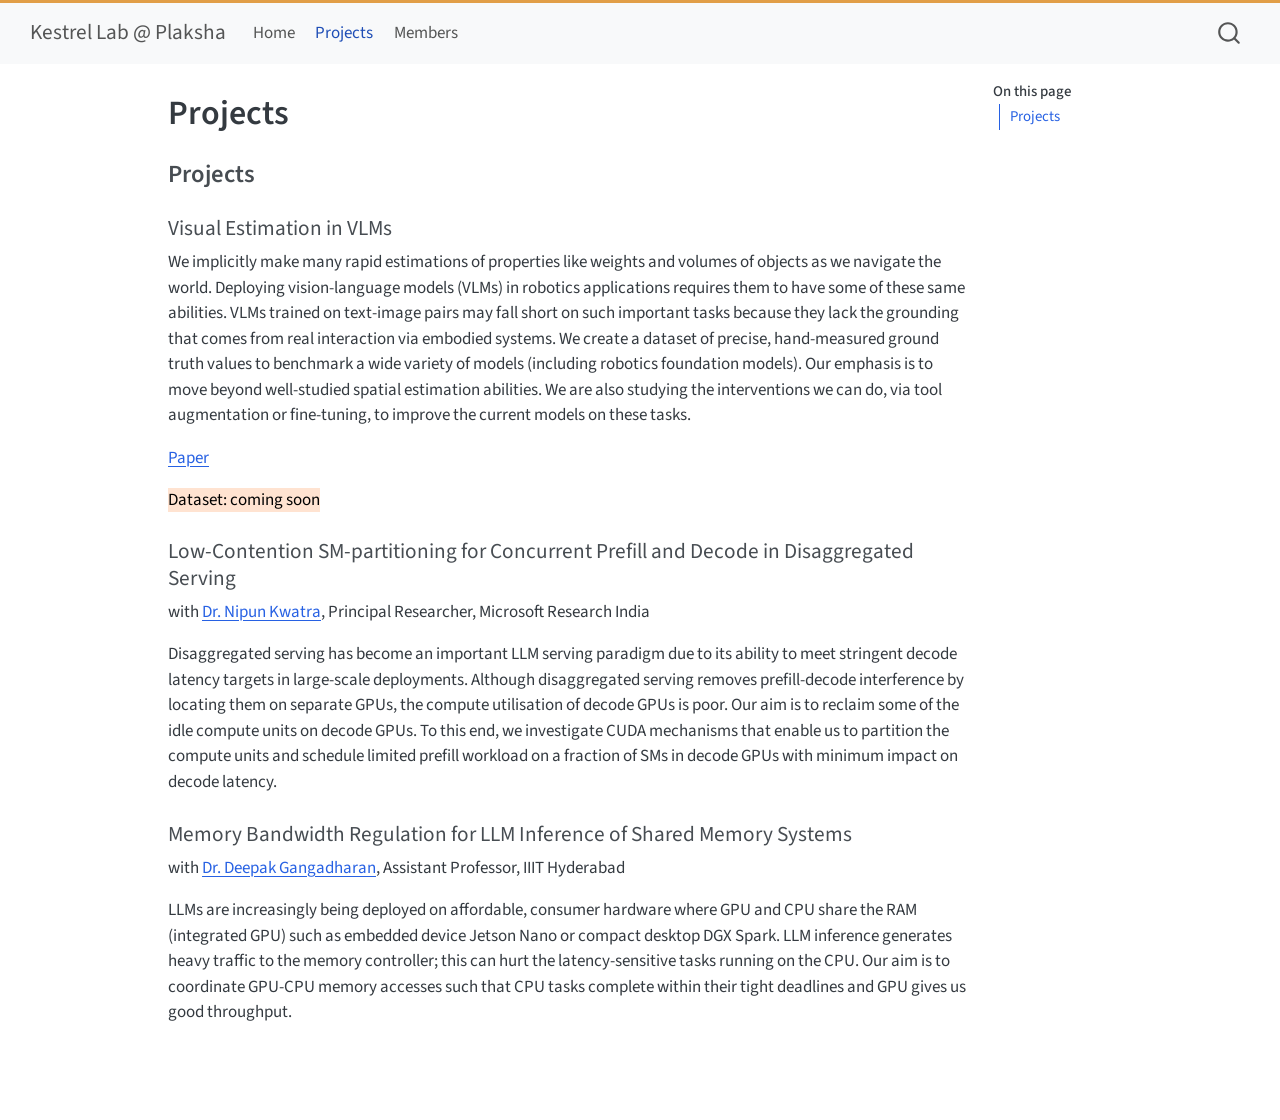
<file: docs/projects.html>
<!DOCTYPE html>
<html xmlns="http://www.w3.org/1999/xhtml" lang="en" xml:lang="en"><head>

<meta charset="utf-8">
<meta name="generator" content="quarto-1.6.43">

<meta name="viewport" content="width=device-width, initial-scale=1.0, user-scalable=yes">


<title>Projects – Kestrel Lab @ Plaksha</title>
<style>
code{white-space: pre-wrap;}
span.smallcaps{font-variant: small-caps;}
div.columns{display: flex; gap: min(4vw, 1.5em);}
div.column{flex: auto; overflow-x: auto;}
div.hanging-indent{margin-left: 1.5em; text-indent: -1.5em;}
ul.task-list{list-style: none;}
ul.task-list li input[type="checkbox"] {
  width: 0.8em;
  margin: 0 0.8em 0.2em -1em; /* quarto-specific, see https://github.com/quarto-dev/quarto-cli/issues/4556 */ 
  vertical-align: middle;
}
</style>


<script src="site_libs/quarto-nav/quarto-nav.js"></script>
<script src="site_libs/quarto-nav/headroom.min.js"></script>
<script src="site_libs/clipboard/clipboard.min.js"></script>
<script src="site_libs/quarto-search/autocomplete.umd.js"></script>
<script src="site_libs/quarto-search/fuse.min.js"></script>
<script src="site_libs/quarto-search/quarto-search.js"></script>
<meta name="quarto:offset" content="./">
<script src="site_libs/quarto-html/quarto.js"></script>
<script src="site_libs/quarto-html/popper.min.js"></script>
<script src="site_libs/quarto-html/tippy.umd.min.js"></script>
<script src="site_libs/quarto-html/anchor.min.js"></script>
<link href="site_libs/quarto-html/tippy.css" rel="stylesheet">
<link href="site_libs/quarto-html/quarto-syntax-highlighting-d4d76bf8491c20bad77d141916dc28e1.css" rel="stylesheet" id="quarto-text-highlighting-styles">
<script src="site_libs/bootstrap/bootstrap.min.js"></script>
<link href="site_libs/bootstrap/bootstrap-icons.css" rel="stylesheet">
<link href="site_libs/bootstrap/bootstrap-c3d4629bfb50025cf60797e0358bd0d3.min.css" rel="stylesheet" append-hash="true" id="quarto-bootstrap" data-mode="light">
<script id="quarto-search-options" type="application/json">{
  "location": "navbar",
  "copy-button": false,
  "collapse-after": 3,
  "panel-placement": "end",
  "type": "overlay",
  "limit": 50,
  "keyboard-shortcut": [
    "f",
    "/",
    "s"
  ],
  "show-item-context": false,
  "language": {
    "search-no-results-text": "No results",
    "search-matching-documents-text": "matching documents",
    "search-copy-link-title": "Copy link to search",
    "search-hide-matches-text": "Hide additional matches",
    "search-more-match-text": "more match in this document",
    "search-more-matches-text": "more matches in this document",
    "search-clear-button-title": "Clear",
    "search-text-placeholder": "",
    "search-detached-cancel-button-title": "Cancel",
    "search-submit-button-title": "Submit",
    "search-label": "Search"
  }
}</script>


<link rel="stylesheet" href="styles.css">
</head>

<body class="nav-fixed">

<div id="quarto-search-results"></div>
  <header id="quarto-header" class="headroom fixed-top">
    <nav class="navbar navbar-expand-lg " data-bs-theme="dark">
      <div class="navbar-container container-fluid">
      <div class="navbar-brand-container mx-auto">
    <a class="navbar-brand" href="./index.html">
    <span class="navbar-title">Kestrel Lab @ Plaksha</span>
    </a>
  </div>
            <div id="quarto-search" class="" title="Search"></div>
          <button class="navbar-toggler" type="button" data-bs-toggle="collapse" data-bs-target="#navbarCollapse" aria-controls="navbarCollapse" role="menu" aria-expanded="false" aria-label="Toggle navigation" onclick="if (window.quartoToggleHeadroom) { window.quartoToggleHeadroom(); }">
  <span class="navbar-toggler-icon"></span>
</button>
          <div class="collapse navbar-collapse" id="navbarCollapse">
            <ul class="navbar-nav navbar-nav-scroll me-auto">
  <li class="nav-item">
    <a class="nav-link" href="./index.html"> 
<span class="menu-text">Home</span></a>
  </li>  
  <li class="nav-item">
    <a class="nav-link active" href="./projects.html" aria-current="page"> 
<span class="menu-text">Projects</span></a>
  </li>  
  <li class="nav-item">
    <a class="nav-link" href="./members.html"> 
<span class="menu-text">Members</span></a>
  </li>  
</ul>
          </div> <!-- /navcollapse -->
            <div class="quarto-navbar-tools">
</div>
      </div> <!-- /container-fluid -->
    </nav>
</header>
<!-- content -->
<div id="quarto-content" class="quarto-container page-columns page-rows-contents page-layout-article page-navbar">
<!-- sidebar -->
<!-- margin-sidebar -->
    <div id="quarto-margin-sidebar" class="sidebar margin-sidebar">
        <nav id="TOC" role="doc-toc" class="toc-active">
    <h2 id="toc-title">On this page</h2>
   
  <ul>
  <li><a href="#projects" id="toc-projects" class="nav-link active" data-scroll-target="#projects">Projects</a></li>
  </ul>
</nav>
    </div>
<!-- main -->
<main class="content" id="quarto-document-content">

<header id="title-block-header" class="quarto-title-block default">
<div class="quarto-title">
<h1 class="title">Projects</h1>
</div>



<div class="quarto-title-meta">

    
  
    
  </div>
  


</header>


<section id="projects" class="level3">
<h3 class="anchored" data-anchor-id="projects">Projects</h3>
<section id="visual-estimation-in-vlms" class="level4">
<h4 class="anchored" data-anchor-id="visual-estimation-in-vlms">Visual Estimation in VLMs</h4>
<p>We implicitly make many rapid estimations of properties like weights and volumes of objects as we navigate the world. Deploying vision-language models (VLMs) in robotics applications requires them to have some of these same abilities. VLMs trained on text-image pairs may fall short on such important tasks because they lack the grounding that comes from real interaction via embodied systems. We create a dataset of precise, hand-measured ground truth values to benchmark a wide variety of models (including robotics foundation models). Our emphasis is to move beyond well-studied spatial estimation abilities. We are also studying the interventions we can do, via tool augmentation or fine-tuning, to improve the current models on these tasks.</p>
<p><a href="./data/visual_estimation.pdf">Paper</a></p>
<p><mark>Dataset: coming soon</mark></p>
</section>
<section id="low-contention-sm-partitioning-for-concurrent-prefill-and-decode-in-disaggregated-serving" class="level4">
<h4 class="anchored" data-anchor-id="low-contention-sm-partitioning-for-concurrent-prefill-and-decode-in-disaggregated-serving">Low-Contention SM-partitioning for Concurrent Prefill and Decode in Disaggregated Serving</h4>
<p>with <a href="https://www.microsoft.com/en-us/research/people/nkwatra/">Dr.&nbsp;Nipun Kwatra</a>, Principal Researcher, Microsoft Research India</p>
<p>Disaggregated serving has become an important LLM serving paradigm due to its ability to meet stringent decode latency targets in large-scale deployments. Although disaggregated serving removes prefill-decode interference by locating them on separate GPUs, the compute utilisation of decode GPUs is poor. Our aim is to reclaim some of the idle compute units on decode GPUs. To this end, we investigate CUDA mechanisms that enable us to partition the compute units and schedule limited prefill workload on a fraction of SMs in decode GPUs with minimum impact on decode latency.</p>
</section>
<section id="memory-bandwidth-regulation-for-llm-inference-of-shared-memory-systems" class="level4">
<h4 class="anchored" data-anchor-id="memory-bandwidth-regulation-for-llm-inference-of-shared-memory-systems">Memory Bandwidth Regulation for LLM Inference of Shared Memory Systems</h4>
<p>with <a href="https://gdeepak11.github.io/">Dr.&nbsp;Deepak Gangadharan</a>, Assistant Professor, IIIT Hyderabad</p>
<p>LLMs are increasingly being deployed on affordable, consumer hardware where GPU and CPU share the RAM (integrated GPU) such as embedded device Jetson Nano or compact desktop DGX Spark. LLM inference generates heavy traffic to the memory controller; this can hurt the latency-sensitive tasks running on the CPU. Our aim is to coordinate GPU-CPU memory accesses such that CPU tasks complete within their tight deadlines and GPU gives us good throughput.</p>


</section>
</section>

</main> <!-- /main -->
<script id="quarto-html-after-body" type="application/javascript">
window.document.addEventListener("DOMContentLoaded", function (event) {
  const toggleBodyColorMode = (bsSheetEl) => {
    const mode = bsSheetEl.getAttribute("data-mode");
    const bodyEl = window.document.querySelector("body");
    if (mode === "dark") {
      bodyEl.classList.add("quarto-dark");
      bodyEl.classList.remove("quarto-light");
    } else {
      bodyEl.classList.add("quarto-light");
      bodyEl.classList.remove("quarto-dark");
    }
  }
  const toggleBodyColorPrimary = () => {
    const bsSheetEl = window.document.querySelector("link#quarto-bootstrap");
    if (bsSheetEl) {
      toggleBodyColorMode(bsSheetEl);
    }
  }
  toggleBodyColorPrimary();  
  const icon = "";
  const anchorJS = new window.AnchorJS();
  anchorJS.options = {
    placement: 'right',
    icon: icon
  };
  anchorJS.add('.anchored');
  const isCodeAnnotation = (el) => {
    for (const clz of el.classList) {
      if (clz.startsWith('code-annotation-')) {                     
        return true;
      }
    }
    return false;
  }
  const onCopySuccess = function(e) {
    // button target
    const button = e.trigger;
    // don't keep focus
    button.blur();
    // flash "checked"
    button.classList.add('code-copy-button-checked');
    var currentTitle = button.getAttribute("title");
    button.setAttribute("title", "Copied!");
    let tooltip;
    if (window.bootstrap) {
      button.setAttribute("data-bs-toggle", "tooltip");
      button.setAttribute("data-bs-placement", "left");
      button.setAttribute("data-bs-title", "Copied!");
      tooltip = new bootstrap.Tooltip(button, 
        { trigger: "manual", 
          customClass: "code-copy-button-tooltip",
          offset: [0, -8]});
      tooltip.show();    
    }
    setTimeout(function() {
      if (tooltip) {
        tooltip.hide();
        button.removeAttribute("data-bs-title");
        button.removeAttribute("data-bs-toggle");
        button.removeAttribute("data-bs-placement");
      }
      button.setAttribute("title", currentTitle);
      button.classList.remove('code-copy-button-checked');
    }, 1000);
    // clear code selection
    e.clearSelection();
  }
  const getTextToCopy = function(trigger) {
      const codeEl = trigger.previousElementSibling.cloneNode(true);
      for (const childEl of codeEl.children) {
        if (isCodeAnnotation(childEl)) {
          childEl.remove();
        }
      }
      return codeEl.innerText;
  }
  const clipboard = new window.ClipboardJS('.code-copy-button:not([data-in-quarto-modal])', {
    text: getTextToCopy
  });
  clipboard.on('success', onCopySuccess);
  if (window.document.getElementById('quarto-embedded-source-code-modal')) {
    const clipboardModal = new window.ClipboardJS('.code-copy-button[data-in-quarto-modal]', {
      text: getTextToCopy,
      container: window.document.getElementById('quarto-embedded-source-code-modal')
    });
    clipboardModal.on('success', onCopySuccess);
  }
    var localhostRegex = new RegExp(/^(?:http|https):\/\/localhost\:?[0-9]*\//);
    var mailtoRegex = new RegExp(/^mailto:/);
      var filterRegex = new RegExp('/' + window.location.host + '/');
    var isInternal = (href) => {
        return filterRegex.test(href) || localhostRegex.test(href) || mailtoRegex.test(href);
    }
    // Inspect non-navigation links and adorn them if external
 	var links = window.document.querySelectorAll('a[href]:not(.nav-link):not(.navbar-brand):not(.toc-action):not(.sidebar-link):not(.sidebar-item-toggle):not(.pagination-link):not(.no-external):not([aria-hidden]):not(.dropdown-item):not(.quarto-navigation-tool):not(.about-link)');
    for (var i=0; i<links.length; i++) {
      const link = links[i];
      if (!isInternal(link.href)) {
        // undo the damage that might have been done by quarto-nav.js in the case of
        // links that we want to consider external
        if (link.dataset.originalHref !== undefined) {
          link.href = link.dataset.originalHref;
        }
      }
    }
  function tippyHover(el, contentFn, onTriggerFn, onUntriggerFn) {
    const config = {
      allowHTML: true,
      maxWidth: 500,
      delay: 100,
      arrow: false,
      appendTo: function(el) {
          return el.parentElement;
      },
      interactive: true,
      interactiveBorder: 10,
      theme: 'quarto',
      placement: 'bottom-start',
    };
    if (contentFn) {
      config.content = contentFn;
    }
    if (onTriggerFn) {
      config.onTrigger = onTriggerFn;
    }
    if (onUntriggerFn) {
      config.onUntrigger = onUntriggerFn;
    }
    window.tippy(el, config); 
  }
  const noterefs = window.document.querySelectorAll('a[role="doc-noteref"]');
  for (var i=0; i<noterefs.length; i++) {
    const ref = noterefs[i];
    tippyHover(ref, function() {
      // use id or data attribute instead here
      let href = ref.getAttribute('data-footnote-href') || ref.getAttribute('href');
      try { href = new URL(href).hash; } catch {}
      const id = href.replace(/^#\/?/, "");
      const note = window.document.getElementById(id);
      if (note) {
        return note.innerHTML;
      } else {
        return "";
      }
    });
  }
  const xrefs = window.document.querySelectorAll('a.quarto-xref');
  const processXRef = (id, note) => {
    // Strip column container classes
    const stripColumnClz = (el) => {
      el.classList.remove("page-full", "page-columns");
      if (el.children) {
        for (const child of el.children) {
          stripColumnClz(child);
        }
      }
    }
    stripColumnClz(note)
    if (id === null || id.startsWith('sec-')) {
      // Special case sections, only their first couple elements
      const container = document.createElement("div");
      if (note.children && note.children.length > 2) {
        container.appendChild(note.children[0].cloneNode(true));
        for (let i = 1; i < note.children.length; i++) {
          const child = note.children[i];
          if (child.tagName === "P" && child.innerText === "") {
            continue;
          } else {
            container.appendChild(child.cloneNode(true));
            break;
          }
        }
        if (window.Quarto?.typesetMath) {
          window.Quarto.typesetMath(container);
        }
        return container.innerHTML
      } else {
        if (window.Quarto?.typesetMath) {
          window.Quarto.typesetMath(note);
        }
        return note.innerHTML;
      }
    } else {
      // Remove any anchor links if they are present
      const anchorLink = note.querySelector('a.anchorjs-link');
      if (anchorLink) {
        anchorLink.remove();
      }
      if (window.Quarto?.typesetMath) {
        window.Quarto.typesetMath(note);
      }
      if (note.classList.contains("callout")) {
        return note.outerHTML;
      } else {
        return note.innerHTML;
      }
    }
  }
  for (var i=0; i<xrefs.length; i++) {
    const xref = xrefs[i];
    tippyHover(xref, undefined, function(instance) {
      instance.disable();
      let url = xref.getAttribute('href');
      let hash = undefined; 
      if (url.startsWith('#')) {
        hash = url;
      } else {
        try { hash = new URL(url).hash; } catch {}
      }
      if (hash) {
        const id = hash.replace(/^#\/?/, "");
        const note = window.document.getElementById(id);
        if (note !== null) {
          try {
            const html = processXRef(id, note.cloneNode(true));
            instance.setContent(html);
          } finally {
            instance.enable();
            instance.show();
          }
        } else {
          // See if we can fetch this
          fetch(url.split('#')[0])
          .then(res => res.text())
          .then(html => {
            const parser = new DOMParser();
            const htmlDoc = parser.parseFromString(html, "text/html");
            const note = htmlDoc.getElementById(id);
            if (note !== null) {
              const html = processXRef(id, note);
              instance.setContent(html);
            } 
          }).finally(() => {
            instance.enable();
            instance.show();
          });
        }
      } else {
        // See if we can fetch a full url (with no hash to target)
        // This is a special case and we should probably do some content thinning / targeting
        fetch(url)
        .then(res => res.text())
        .then(html => {
          const parser = new DOMParser();
          const htmlDoc = parser.parseFromString(html, "text/html");
          const note = htmlDoc.querySelector('main.content');
          if (note !== null) {
            // This should only happen for chapter cross references
            // (since there is no id in the URL)
            // remove the first header
            if (note.children.length > 0 && note.children[0].tagName === "HEADER") {
              note.children[0].remove();
            }
            const html = processXRef(null, note);
            instance.setContent(html);
          } 
        }).finally(() => {
          instance.enable();
          instance.show();
        });
      }
    }, function(instance) {
    });
  }
      let selectedAnnoteEl;
      const selectorForAnnotation = ( cell, annotation) => {
        let cellAttr = 'data-code-cell="' + cell + '"';
        let lineAttr = 'data-code-annotation="' +  annotation + '"';
        const selector = 'span[' + cellAttr + '][' + lineAttr + ']';
        return selector;
      }
      const selectCodeLines = (annoteEl) => {
        const doc = window.document;
        const targetCell = annoteEl.getAttribute("data-target-cell");
        const targetAnnotation = annoteEl.getAttribute("data-target-annotation");
        const annoteSpan = window.document.querySelector(selectorForAnnotation(targetCell, targetAnnotation));
        const lines = annoteSpan.getAttribute("data-code-lines").split(",");
        const lineIds = lines.map((line) => {
          return targetCell + "-" + line;
        })
        let top = null;
        let height = null;
        let parent = null;
        if (lineIds.length > 0) {
            //compute the position of the single el (top and bottom and make a div)
            const el = window.document.getElementById(lineIds[0]);
            top = el.offsetTop;
            height = el.offsetHeight;
            parent = el.parentElement.parentElement;
          if (lineIds.length > 1) {
            const lastEl = window.document.getElementById(lineIds[lineIds.length - 1]);
            const bottom = lastEl.offsetTop + lastEl.offsetHeight;
            height = bottom - top;
          }
          if (top !== null && height !== null && parent !== null) {
            // cook up a div (if necessary) and position it 
            let div = window.document.getElementById("code-annotation-line-highlight");
            if (div === null) {
              div = window.document.createElement("div");
              div.setAttribute("id", "code-annotation-line-highlight");
              div.style.position = 'absolute';
              parent.appendChild(div);
            }
            div.style.top = top - 2 + "px";
            div.style.height = height + 4 + "px";
            div.style.left = 0;
            let gutterDiv = window.document.getElementById("code-annotation-line-highlight-gutter");
            if (gutterDiv === null) {
              gutterDiv = window.document.createElement("div");
              gutterDiv.setAttribute("id", "code-annotation-line-highlight-gutter");
              gutterDiv.style.position = 'absolute';
              const codeCell = window.document.getElementById(targetCell);
              const gutter = codeCell.querySelector('.code-annotation-gutter');
              gutter.appendChild(gutterDiv);
            }
            gutterDiv.style.top = top - 2 + "px";
            gutterDiv.style.height = height + 4 + "px";
          }
          selectedAnnoteEl = annoteEl;
        }
      };
      const unselectCodeLines = () => {
        const elementsIds = ["code-annotation-line-highlight", "code-annotation-line-highlight-gutter"];
        elementsIds.forEach((elId) => {
          const div = window.document.getElementById(elId);
          if (div) {
            div.remove();
          }
        });
        selectedAnnoteEl = undefined;
      };
        // Handle positioning of the toggle
    window.addEventListener(
      "resize",
      throttle(() => {
        elRect = undefined;
        if (selectedAnnoteEl) {
          selectCodeLines(selectedAnnoteEl);
        }
      }, 10)
    );
    function throttle(fn, ms) {
    let throttle = false;
    let timer;
      return (...args) => {
        if(!throttle) { // first call gets through
            fn.apply(this, args);
            throttle = true;
        } else { // all the others get throttled
            if(timer) clearTimeout(timer); // cancel #2
            timer = setTimeout(() => {
              fn.apply(this, args);
              timer = throttle = false;
            }, ms);
        }
      };
    }
      // Attach click handler to the DT
      const annoteDls = window.document.querySelectorAll('dt[data-target-cell]');
      for (const annoteDlNode of annoteDls) {
        annoteDlNode.addEventListener('click', (event) => {
          const clickedEl = event.target;
          if (clickedEl !== selectedAnnoteEl) {
            unselectCodeLines();
            const activeEl = window.document.querySelector('dt[data-target-cell].code-annotation-active');
            if (activeEl) {
              activeEl.classList.remove('code-annotation-active');
            }
            selectCodeLines(clickedEl);
            clickedEl.classList.add('code-annotation-active');
          } else {
            // Unselect the line
            unselectCodeLines();
            clickedEl.classList.remove('code-annotation-active');
          }
        });
      }
  const findCites = (el) => {
    const parentEl = el.parentElement;
    if (parentEl) {
      const cites = parentEl.dataset.cites;
      if (cites) {
        return {
          el,
          cites: cites.split(' ')
        };
      } else {
        return findCites(el.parentElement)
      }
    } else {
      return undefined;
    }
  };
  var bibliorefs = window.document.querySelectorAll('a[role="doc-biblioref"]');
  for (var i=0; i<bibliorefs.length; i++) {
    const ref = bibliorefs[i];
    const citeInfo = findCites(ref);
    if (citeInfo) {
      tippyHover(citeInfo.el, function() {
        var popup = window.document.createElement('div');
        citeInfo.cites.forEach(function(cite) {
          var citeDiv = window.document.createElement('div');
          citeDiv.classList.add('hanging-indent');
          citeDiv.classList.add('csl-entry');
          var biblioDiv = window.document.getElementById('ref-' + cite);
          if (biblioDiv) {
            citeDiv.innerHTML = biblioDiv.innerHTML;
          }
          popup.appendChild(citeDiv);
        });
        return popup.innerHTML;
      });
    }
  }
});
</script>
</div> <!-- /content -->




</body></html>
</file>
<file: slurm-builder/styles.css>
:root {
  color-scheme: light;
  --ink: #17211f;
  --muted: #63706c;
  --paper: #f6f3ec;
  --surface: #fffdf8;
  --surface-strong: #ffffff;
  --line: #dcd8ce;
  --line-dark: #bbb8af;
  --green: #0f5949;
  --green-deep: #093d34;
  --green-soft: #e4eee9;
  --orange: #dc6a2d;
  --orange-soft: #fae8da;
  --red: #a43b35;
  --red-soft: #f9e7e4;
  --amber: #8a5b00;
  --amber-soft: #fbf0d2;
  --code: #12201d;
  --shadow: 0 20px 60px rgba(27, 42, 37, 0.09);
  --radius: 18px;
}

* {
  box-sizing: border-box;
}

html {
  scroll-behavior: smooth;
}

body {
  margin: 0;
  color: var(--ink);
  background:
    radial-gradient(circle at 85% 0%, rgba(220, 106, 45, 0.08), transparent 25rem),
    var(--paper);
  font-family: Inter, ui-sans-serif, system-ui, -apple-system, BlinkMacSystemFont, "Segoe UI", sans-serif;
  line-height: 1.5;
}

button,
input,
select,
textarea {
  font: inherit;
}

button,
select,
input[type="radio"] {
  cursor: pointer;
}

button:focus-visible,
input:focus-visible,
select:focus-visible,
textarea:focus-visible {
  outline: 3px solid rgba(220, 106, 45, 0.35);
  outline-offset: 2px;
}

.site-header {
  width: min(1240px, calc(100% - 48px));
  height: 86px;
  margin: 0 auto;
  display: flex;
  align-items: center;
  justify-content: space-between;
  border-bottom: 1px solid rgba(187, 184, 175, 0.6);
}

.brand {
  display: inline-flex;
  align-items: center;
  gap: 12px;
  color: inherit;
  text-decoration: none;
}

.brand-mark {
  width: 42px;
  height: 42px;
  display: grid;
  place-items: center;
  color: var(--surface);
  background: var(--green);
  border-radius: 11px;
}

.brand-mark svg {
  width: 30px;
  fill: currentColor;
}

.brand strong,
.brand small {
  display: block;
}

.brand strong {
  font-family: Georgia, "Times New Roman", serif;
  font-size: 18px;
  line-height: 1.1;
}

.brand small {
  margin-top: 3px;
  color: var(--muted);
  font-size: 11px;
  font-weight: 700;
  letter-spacing: 0.09em;
  text-transform: uppercase;
}

.header-meta {
  display: flex;
  align-items: center;
  gap: 8px;
  color: var(--muted);
  font-size: 13px;
}

.status-dot {
  width: 8px;
  height: 8px;
  border-radius: 50%;
  background: #50a878;
  box-shadow: 0 0 0 4px rgba(80, 168, 120, 0.13);
}

main {
  width: min(1160px, calc(100% - 48px));
  margin: 0 auto;
}

.hero {
  display: grid;
  grid-template-columns: 1fr 340px;
  gap: 60px;
  align-items: end;
  padding: 76px 0 64px;
}

.eyebrow {
  margin: 0 0 14px;
  color: var(--orange);
  font-size: 11px;
  font-weight: 800;
  letter-spacing: 0.17em;
}

h1,
h2,
h3,
p {
  margin-top: 0;
}

h1,
.result-header h2 {
  font-family: Georgia, "Times New Roman", serif;
  font-weight: 500;
}

h1 {
  max-width: 690px;
  margin-bottom: 16px;
  font-size: clamp(48px, 7vw, 78px);
  line-height: 0.98;
  letter-spacing: -0.05em;
}

.hero-copy {
  max-width: 670px;
  margin-bottom: 0;
  color: var(--muted);
  font-size: 18px;
  line-height: 1.65;
}

.hero-note {
  display: flex;
  gap: 13px;
  padding: 19px;
  color: var(--green-deep);
  background: var(--green-soft);
  border: 1px solid #c9ded4;
  border-radius: 14px;
}

.hero-note svg {
  flex: 0 0 auto;
  width: 21px;
  fill: none;
  stroke: currentColor;
  stroke-linecap: round;
  stroke-width: 1.8;
}

.hero-note p {
  margin: 0;
  font-size: 13px;
  line-height: 1.55;
}

#builder-form {
  background: var(--surface);
  border: 1px solid var(--line);
  border-radius: var(--radius);
  box-shadow: var(--shadow);
}

.form-section {
  display: grid;
  grid-template-columns: 70px 1fr;
  padding: 46px 54px 50px 34px;
  border-bottom: 1px solid var(--line);
}

.form-section:last-child {
  border-bottom: 0;
}

.section-number {
  padding-top: 5px;
  color: var(--orange);
  font-family: ui-monospace, SFMono-Regular, Menlo, monospace;
  font-size: 12px;
  font-weight: 800;
}

.section-heading {
  display: flex;
  align-items: flex-start;
  justify-content: space-between;
  gap: 24px;
  margin-bottom: 27px;
}

.section-heading h2 {
  margin-bottom: 6px;
  font-family: Georgia, "Times New Roman", serif;
  font-size: 29px;
  font-weight: 500;
  letter-spacing: -0.02em;
}

.section-heading p {
  margin: 0;
  color: var(--muted);
  font-size: 14px;
}

.help-button {
  flex: 0 0 auto;
  padding: 5px 0;
  color: var(--green);
  background: none;
  border: 0;
  border-bottom: 1px dashed currentColor;
  font-size: 12px;
  font-weight: 700;
}

.workload-grid {
  display: grid;
  grid-template-columns: repeat(4, 1fr);
  gap: 12px;
}

.choice-card {
  position: relative;
  min-height: 210px;
  padding: 22px 18px 17px;
  display: flex;
  flex-direction: column;
  align-items: flex-start;
  background: var(--surface-strong);
  border: 1px solid var(--line);
  border-radius: 14px;
  cursor: pointer;
  transition: border-color 160ms ease, box-shadow 160ms ease, transform 160ms ease;
}

.choice-card:hover {
  border-color: #aeb9b4;
  transform: translateY(-2px);
}

.choice-card:has(input:checked) {
  background: #fbfdfb;
  border-color: var(--green);
  box-shadow: inset 0 0 0 1px var(--green), 0 8px 22px rgba(15, 89, 73, 0.08);
}

.choice-card input {
  position: absolute;
  opacity: 0;
}

.choice-check {
  position: absolute;
  top: 15px;
  right: 15px;
  width: 17px;
  height: 17px;
  border: 1.5px solid var(--line-dark);
  border-radius: 50%;
}

.choice-card input:checked + .choice-check {
  border: 5px solid var(--green);
}

.choice-card input:focus-visible + .choice-check {
  outline: 3px solid rgba(220, 106, 45, 0.35);
  outline-offset: 3px;
}

.choice-icon {
  width: 38px;
  height: 38px;
  margin-bottom: 17px;
  display: grid;
  place-items: center;
  color: var(--green);
}

.choice-icon svg {
  width: 34px;
  fill: none;
  stroke: currentColor;
  stroke-linecap: round;
  stroke-linejoin: round;
  stroke-width: 1.5;
}

.choice-card strong {
  margin-bottom: 7px;
  font-size: 15px;
}

.choice-card > span:not(.choice-check):not(.choice-icon) {
  color: var(--muted);
  font-size: 12px;
  line-height: 1.45;
}

.choice-card small {
  margin-top: auto;
  padding-top: 13px;
  color: var(--green);
  font-size: 10px;
  font-weight: 800;
  letter-spacing: 0.04em;
  text-transform: uppercase;
}

.field-grid {
  display: grid;
  gap: 20px;
}

.two-columns {
  grid-template-columns: repeat(2, minmax(0, 1fr));
}

.field {
  display: flex;
  flex-direction: column;
  gap: 8px;
  color: var(--ink);
  font-size: 13px;
  font-weight: 700;
}

.field > span,
.duration-field > span {
  min-height: 20px;
}

.field em {
  margin-left: 5px;
  color: var(--muted);
  font-size: 11px;
  font-style: normal;
  font-weight: 500;
}

.field input,
.field select,
.field textarea,
.duration-inputs input {
  width: 100%;
  color: var(--ink);
  background: #fff;
  border: 1px solid var(--line-dark);
  border-radius: 9px;
}

.field input,
.field select {
  height: 46px;
  padding: 0 13px;
}

.field textarea {
  min-height: 100px;
  padding: 12px 13px;
  resize: vertical;
  font-family: ui-monospace, SFMono-Regular, Menlo, monospace;
  font-size: 13px;
}

.field input:hover,
.field select:hover,
.field textarea:hover,
.duration-inputs input:hover {
  border-color: #8f9995;
}

.field small,
.duration-field small {
  color: var(--muted);
  font-size: 11px;
  font-weight: 500;
}

code {
  font-family: "SFMono-Regular", Consolas, "Liberation Mono", monospace;
}

.field-note {
  margin: 10px 0 0;
  color: var(--muted);
  font-size: 11px;
}

.resource-grid {
  display: grid;
  grid-template-columns: repeat(4, minmax(0, 1fr));
  gap: 18px;
}

.number-input {
  height: 46px;
  display: grid;
  grid-template-columns: 36px 1fr 36px;
  align-items: center;
  overflow: hidden;
  background: #fff;
  border: 1px solid var(--line-dark);
  border-radius: 9px;
}

.number-input button {
  height: 100%;
  padding: 0;
  color: var(--green);
  background: none;
  border: 0;
  font-size: 20px;
}

.number-input button:hover {
  background: var(--green-soft);
}

.number-input input {
  height: 100%;
  padding: 0;
  text-align: center;
  border: 0;
  border-radius: 0;
  appearance: textfield;
}

input[type="number"]::-webkit-inner-spin-button,
input[type="number"]::-webkit-outer-spin-button {
  margin: 0;
  appearance: none;
}

.input-with-suffix {
  position: relative;
}

.input-with-suffix input {
  padding-right: 48px;
}

.input-with-suffix span {
  position: absolute;
  top: 50%;
  right: 13px;
  color: var(--muted);
  font-size: 12px;
  transform: translateY(-50%);
}

.duration-field {
  display: flex;
  flex-direction: column;
  gap: 8px;
  font-size: 13px;
  font-weight: 700;
}

.duration-inputs {
  display: grid;
  grid-template-columns: repeat(3, 1fr);
  gap: 5px;
}

.duration-inputs label {
  position: relative;
}

.duration-inputs input {
  height: 46px;
  padding: 0 39px 0 10px;
}

.duration-inputs label span {
  position: absolute;
  top: 50%;
  right: 8px;
  color: var(--muted);
  font-size: 9px;
  font-weight: 600;
  transform: translateY(-50%);
}

.ai-help-card {
  position: relative;
  margin-top: 28px;
  padding: 25px;
  display: grid;
  grid-template-columns: 46px minmax(0, 1fr);
  gap: 18px;
  overflow: hidden;
  background: linear-gradient(135deg, #edf4f0, #f7f3e9 78%);
  border: 1px solid #cbdcd4;
  border-radius: 14px;
}

.ai-help-card::after {
  content: "";
  position: absolute;
  top: -50px;
  right: -40px;
  width: 160px;
  height: 160px;
  border: 28px solid rgba(220, 106, 45, 0.07);
  border-radius: 50%;
  pointer-events: none;
}

.ai-help-icon {
  width: 46px;
  height: 46px;
  display: grid;
  place-items: center;
  color: var(--green);
  background: #fff;
  border: 1px solid #d4e2dc;
  border-radius: 12px;
}

.ai-help-icon svg {
  width: 27px;
  fill: none;
  stroke: currentColor;
  stroke-linecap: round;
  stroke-linejoin: round;
  stroke-width: 1.6;
}

.ai-help-content {
  position: relative;
  z-index: 1;
  min-width: 0;
}

.ai-help-heading {
  display: flex;
  align-items: flex-start;
  justify-content: space-between;
  gap: 20px;
  margin-bottom: 8px;
}

.optional-label {
  display: block;
  margin-bottom: 3px;
  color: var(--orange);
  font-size: 9px;
  font-weight: 850;
  letter-spacing: 0.13em;
}

.ai-help-heading h3 {
  margin: 0;
  font-family: Georgia, "Times New Roman", serif;
  font-size: 20px;
  font-weight: 500;
}

.ai-badge {
  flex: 0 0 auto;
  padding: 5px 8px;
  color: var(--green-deep);
  background: rgba(255, 255, 255, 0.72);
  border: 1px solid #d4e2dc;
  border-radius: 999px;
  font-size: 9px;
  font-weight: 750;
  text-transform: uppercase;
  letter-spacing: 0.05em;
}

.ai-help-content > p:not(.privacy-note) {
  max-width: 750px;
  margin-bottom: 16px;
  color: var(--muted);
  font-size: 12px;
  line-height: 1.55;
}

.ai-help-steps {
  margin: 0 0 19px;
  padding: 0;
  display: flex;
  gap: 18px;
  list-style: none;
}

.ai-help-steps li {
  flex: 1;
  display: flex;
  gap: 8px;
  align-items: flex-start;
  color: #48534f;
  font-size: 10.5px;
  line-height: 1.45;
}

.ai-help-steps li > span {
  flex: 0 0 auto;
  width: 19px;
  height: 19px;
  display: grid;
  place-items: center;
  color: #fff;
  background: var(--green);
  border-radius: 50%;
  font-size: 9px;
  font-weight: 800;
}

.ai-help-actions {
  display: flex;
  flex-wrap: wrap;
  gap: 9px;
}

.guide-button,
.prompt-button {
  min-height: 43px;
  padding: 8px 13px;
  display: inline-flex;
  align-items: center;
  gap: 8px;
  border-radius: 8px;
  font-size: 11px;
  font-weight: 750;
  text-decoration: none;
}

.guide-button {
  color: #fff;
  background: var(--green);
  border: 1px solid var(--green);
}

.guide-button:hover {
  background: var(--green-deep);
}

.guide-button small {
  margin-left: 4px;
  padding-left: 10px;
  color: rgba(255, 255, 255, 0.72);
  border-left: 1px solid rgba(255, 255, 255, 0.25);
  font-size: 9px;
  font-weight: 500;
}

.prompt-button {
  color: var(--green-deep);
  background: #fff;
  border: 1px solid #b9cec5;
}

.prompt-button:hover {
  background: var(--green-soft);
}

.guide-button svg,
.prompt-button svg,
.privacy-note svg {
  flex: 0 0 auto;
  width: 16px;
  fill: none;
  stroke: currentColor;
  stroke-linecap: round;
  stroke-linejoin: round;
  stroke-width: 1.8;
}

.privacy-note {
  margin: 14px 0 0;
  padding-top: 13px;
  display: flex;
  gap: 8px;
  align-items: flex-start;
  color: #6b6255;
  border-top: 1px solid rgba(15, 89, 73, 0.13);
  font-size: 9.5px;
  line-height: 1.5;
}

.privacy-note svg {
  width: 14px;
  margin-top: 1px;
}

.command-field {
  margin-top: 20px;
}

.command-field input {
  font-family: ui-monospace, SFMono-Regular, Menlo, monospace;
  font-size: 13px;
}

.hidden {
  display: none !important;
}

.result-section {
  margin: 72px 0 80px;
  padding: 44px;
  color: #f4f2eb;
  background: var(--green-deep);
  border-radius: var(--radius);
  box-shadow: 0 24px 70px rgba(9, 61, 52, 0.22);
}

.result-header {
  display: flex;
  align-items: flex-end;
  justify-content: space-between;
  gap: 30px;
  margin-bottom: 26px;
}

.result-header h2 {
  margin: 0;
  font-size: 34px;
}

.result-actions {
  display: flex;
  gap: 9px;
}

.button {
  height: 40px;
  padding: 0 14px;
  display: inline-flex;
  align-items: center;
  gap: 7px;
  border: 1px solid rgba(255, 255, 255, 0.24);
  border-radius: 8px;
  font-size: 12px;
  font-weight: 750;
}

.button svg {
  width: 16px;
  fill: none;
  stroke: currentColor;
  stroke-linecap: round;
  stroke-linejoin: round;
  stroke-width: 1.8;
}

.button-secondary {
  color: #fff;
  background: rgba(255, 255, 255, 0.07);
}

.button-secondary:hover {
  background: rgba(255, 255, 255, 0.13);
}

.button-primary {
  color: #26180f;
  background: #efb077;
  border-color: #efb077;
}

.button-primary:hover {
  background: #ffc18a;
}

.button:disabled {
  opacity: 0.45;
  cursor: not-allowed;
}

.validation-summary:not(:empty) {
  margin-bottom: 18px;
  display: grid;
  gap: 8px;
}

.validation-message {
  padding: 11px 14px;
  display: flex;
  gap: 9px;
  align-items: flex-start;
  color: #352719;
  background: var(--amber-soft);
  border-radius: 8px;
  font-size: 12px;
}

.validation-message.error {
  color: #491a18;
  background: #f8d9d5;
}

.validation-message strong {
  flex: 0 0 auto;
}

.result-grid {
  display: grid;
  grid-template-columns: minmax(0, 1.8fr) minmax(250px, 0.75fr);
  gap: 22px;
}

.code-window {
  min-width: 0;
  overflow: hidden;
  background: var(--code);
  border: 1px solid rgba(255, 255, 255, 0.13);
  border-radius: 12px;
}

.code-toolbar {
  height: 45px;
  padding: 0 16px;
  display: grid;
  grid-template-columns: 1fr auto 1fr;
  align-items: center;
  color: #8fa19c;
  background: #182925;
  border-bottom: 1px solid rgba(255, 255, 255, 0.1);
  font-size: 9px;
  font-weight: 800;
  letter-spacing: 0.12em;
}

.code-toolbar > :last-child {
  justify-self: end;
  letter-spacing: 0;
}

.window-dots {
  display: flex;
  gap: 5px;
}

.window-dots span {
  width: 7px;
  height: 7px;
  border-radius: 50%;
  background: #52635f;
}

.window-dots span:first-child {
  background: #db7143;
}

.code-window pre {
  min-height: 415px;
  max-height: 590px;
  margin: 0;
  padding: 24px;
  overflow: auto;
  color: #dbe7e2;
  font-size: 12.5px;
  line-height: 1.75;
  tab-size: 2;
}

.syntax-shebang {
  color: #8fa19c;
}

.syntax-directive {
  color: #71d2aa;
}

.syntax-comment {
  color: #748a84;
}

.syntax-command {
  color: #f2c18f;
}

.script-summary {
  padding: 23px;
  color: var(--ink);
  background: #f7f4ec;
  border-radius: 12px;
}

.script-summary h3 {
  margin-bottom: 18px;
  font-family: Georgia, "Times New Roman", serif;
  font-size: 20px;
  font-weight: 500;
}

.summary-list {
  display: grid;
}

.summary-item {
  padding: 12px 0;
  display: grid;
  grid-template-columns: 25px 1fr;
  gap: 9px;
  border-bottom: 1px solid var(--line);
}

.summary-item:first-child {
  padding-top: 0;
}

.summary-item:last-child {
  border-bottom: 0;
}

.summary-item svg {
  width: 18px;
  color: var(--green);
  fill: none;
  stroke: currentColor;
  stroke-linecap: round;
  stroke-linejoin: round;
  stroke-width: 1.7;
}

.summary-item strong,
.summary-item span {
  display: block;
}

.summary-item strong {
  margin-bottom: 2px;
  font-size: 12px;
}

.summary-item span {
  color: var(--muted);
  font-size: 11px;
  line-height: 1.45;
}

.submit-card {
  margin-top: 20px;
  padding: 15px;
  background: var(--green-soft);
  border-radius: 9px;
}

.submit-card > span {
  display: block;
  margin-bottom: 7px;
  color: var(--green-deep);
  font-size: 10px;
  font-weight: 800;
  letter-spacing: 0.05em;
  text-transform: uppercase;
}

.submit-card > code {
  display: block;
  overflow-wrap: anywhere;
  color: var(--green-deep);
  font-size: 11px;
  font-weight: 700;
}

.submit-card p {
  margin: 9px 0 0;
  color: var(--muted);
  font-size: 10px;
  line-height: 1.45;
}

footer {
  width: min(1160px, calc(100% - 48px));
  margin: -30px auto 50px;
  display: flex;
  flex-wrap: wrap;
  gap: 9px 16px;
  align-items: center;
  color: var(--muted);
  font-size: 11px;
}

footer p {
  margin: 0 auto 0 0;
}

footer code {
  padding: 5px 8px;
  background: rgba(255, 255, 255, 0.55);
  border: 1px solid var(--line);
  border-radius: 5px;
}

footer a {
  color: var(--green);
  font-weight: 700;
  text-underline-offset: 2px;
}

dialog {
  width: min(480px, calc(100% - 32px));
  padding: 35px;
  color: var(--ink);
  background: var(--surface);
  border: 1px solid var(--line);
  border-radius: 16px;
  box-shadow: var(--shadow);
}

dialog::backdrop {
  background: rgba(11, 30, 26, 0.52);
  backdrop-filter: blur(3px);
}

dialog h2 {
  margin-bottom: 18px;
  font-family: Georgia, "Times New Roman", serif;
  font-size: 29px;
  font-weight: 500;
}

dialog p:not(.eyebrow) {
  color: var(--muted);
  font-size: 13px;
}

.dialog-close {
  position: absolute;
  top: 13px;
  right: 16px;
  padding: 4px 8px;
  color: var(--muted);
  background: none;
  border: 0;
  font-size: 25px;
}

.toast {
  position: fixed;
  z-index: 20;
  right: 24px;
  bottom: 24px;
  padding: 11px 16px;
  color: #fff;
  background: #182925;
  border-radius: 8px;
  box-shadow: 0 12px 30px rgba(0, 0, 0, 0.2);
  font-size: 12px;
  opacity: 0;
  pointer-events: none;
  transform: translateY(8px);
  transition: opacity 150ms ease, transform 150ms ease;
}

.toast.visible {
  opacity: 1;
  transform: translateY(0);
}

@media (max-width: 960px) {
  .hero {
    grid-template-columns: 1fr;
    gap: 28px;
  }

  .hero-note {
    max-width: 520px;
  }

  .workload-grid,
  .resource-grid {
    grid-template-columns: repeat(2, 1fr);
  }

  .result-grid {
    grid-template-columns: 1fr;
  }

  .script-summary {
    display: grid;
    grid-template-columns: 1fr 260px;
    gap: 20px;
  }

  .script-summary h3 {
    grid-column: 1 / -1;
  }

  .submit-card {
    margin-top: 0;
  }
}

@media (max-width: 700px) {
  .site-header,
  main,
  footer {
    width: min(100% - 28px, 1160px);
  }

  .site-header {
    height: 72px;
  }

  .header-meta {
    display: none;
  }

  .hero {
    padding: 50px 0 42px;
  }

  h1 {
    font-size: 48px;
  }

  .form-section {
    grid-template-columns: 1fr;
    padding: 30px 20px 35px;
  }

  .section-number {
    margin-bottom: 9px;
  }

  .section-heading {
    flex-direction: column;
    gap: 10px;
  }

  .workload-grid,
  .two-columns,
  .resource-grid {
    grid-template-columns: 1fr;
  }

  .choice-card {
    min-height: 170px;
  }

  .ai-help-card {
    grid-template-columns: 1fr;
    padding: 20px;
  }

  .ai-help-heading {
    flex-direction: column;
    gap: 8px;
  }

  .ai-help-steps {
    flex-direction: column;
    gap: 10px;
  }

  .guide-button,
  .prompt-button {
    width: 100%;
    justify-content: center;
  }

  .guide-button small {
    display: none;
  }

  .result-section {
    margin-top: 45px;
    padding: 24px 16px;
  }

  .result-header {
    align-items: flex-start;
    flex-direction: column;
  }

  .result-actions {
    width: 100%;
    display: grid;
    grid-template-columns: repeat(3, 1fr);
  }

  .button {
    padding: 0 8px;
    justify-content: center;
  }

  .button svg {
    display: none;
  }

  .code-window pre {
    min-height: 360px;
    padding: 18px;
    font-size: 11px;
  }

  .script-summary {
    display: block;
  }

  .submit-card {
    margin-top: 20px;
  }
}

@media (prefers-reduced-motion: reduce) {
  *,
  *::before,
  *::after {
    scroll-behavior: auto !important;
    transition: none !important;
  }
}
</file>
<file: docs/site_libs/quarto-html/tippy.css>
.tippy-box[data-animation=fade][data-state=hidden]{opacity:0}[data-tippy-root]{max-width:calc(100vw - 10px)}.tippy-box{position:relative;background-color:#333;color:#fff;border-radius:4px;font-size:14px;line-height:1.4;white-space:normal;outline:0;transition-property:transform,visibility,opacity}.tippy-box[data-placement^=top]>.tippy-arrow{bottom:0}.tippy-box[data-placement^=top]>.tippy-arrow:before{bottom:-7px;left:0;border-width:8px 8px 0;border-top-color:initial;transform-origin:center top}.tippy-box[data-placement^=bottom]>.tippy-arrow{top:0}.tippy-box[data-placement^=bottom]>.tippy-arrow:before{top:-7px;left:0;border-width:0 8px 8px;border-bottom-color:initial;transform-origin:center bottom}.tippy-box[data-placement^=left]>.tippy-arrow{right:0}.tippy-box[data-placement^=left]>.tippy-arrow:before{border-width:8px 0 8px 8px;border-left-color:initial;right:-7px;transform-origin:center left}.tippy-box[data-placement^=right]>.tippy-arrow{left:0}.tippy-box[data-placement^=right]>.tippy-arrow:before{left:-7px;border-width:8px 8px 8px 0;border-right-color:initial;transform-origin:center right}.tippy-box[data-inertia][data-state=visible]{transition-timing-function:cubic-bezier(.54,1.5,.38,1.11)}.tippy-arrow{width:16px;height:16px;color:#333}.tippy-arrow:before{content:"";position:absolute;border-color:transparent;border-style:solid}.tippy-content{position:relative;padding:5px 9px;z-index:1}
</file>
<file: docs/site_libs/quarto-html/quarto-syntax-highlighting-d4d76bf8491c20bad77d141916dc28e1.css>
/* quarto syntax highlight colors */
:root {
  --quarto-hl-ot-color: #003B4F;
  --quarto-hl-at-color: #657422;
  --quarto-hl-ss-color: #20794D;
  --quarto-hl-an-color: #5E5E5E;
  --quarto-hl-fu-color: #4758AB;
  --quarto-hl-st-color: #20794D;
  --quarto-hl-cf-color: #003B4F;
  --quarto-hl-op-color: #5E5E5E;
  --quarto-hl-er-color: #AD0000;
  --quarto-hl-bn-color: #AD0000;
  --quarto-hl-al-color: #AD0000;
  --quarto-hl-va-color: #111111;
  --quarto-hl-bu-color: inherit;
  --quarto-hl-ex-color: inherit;
  --quarto-hl-pp-color: #AD0000;
  --quarto-hl-in-color: #5E5E5E;
  --quarto-hl-vs-color: #20794D;
  --quarto-hl-wa-color: #5E5E5E;
  --quarto-hl-do-color: #5E5E5E;
  --quarto-hl-im-color: #00769E;
  --quarto-hl-ch-color: #20794D;
  --quarto-hl-dt-color: #AD0000;
  --quarto-hl-fl-color: #AD0000;
  --quarto-hl-co-color: #5E5E5E;
  --quarto-hl-cv-color: #5E5E5E;
  --quarto-hl-cn-color: #8f5902;
  --quarto-hl-sc-color: #5E5E5E;
  --quarto-hl-dv-color: #AD0000;
  --quarto-hl-kw-color: #003B4F;
}

/* other quarto variables */
:root {
  --quarto-font-monospace: SFMono-Regular, Menlo, Monaco, Consolas, "Liberation Mono", "Courier New", monospace;
}

pre > code.sourceCode > span {
  color: #003B4F;
}

code span {
  color: #003B4F;
}

code.sourceCode > span {
  color: #003B4F;
}

div.sourceCode,
div.sourceCode pre.sourceCode {
  color: #003B4F;
}

code span.ot {
  color: #003B4F;
  font-style: inherit;
}

code span.at {
  color: #657422;
  font-style: inherit;
}

code span.ss {
  color: #20794D;
  font-style: inherit;
}

code span.an {
  color: #5E5E5E;
  font-style: inherit;
}

code span.fu {
  color: #4758AB;
  font-style: inherit;
}

code span.st {
  color: #20794D;
  font-style: inherit;
}

code span.cf {
  color: #003B4F;
  font-weight: bold;
  font-style: inherit;
}

code span.op {
  color: #5E5E5E;
  font-style: inherit;
}

code span.er {
  color: #AD0000;
  font-style: inherit;
}

code span.bn {
  color: #AD0000;
  font-style: inherit;
}

code span.al {
  color: #AD0000;
  font-style: inherit;
}

code span.va {
  color: #111111;
  font-style: inherit;
}

code span.bu {
  font-style: inherit;
}

code span.ex {
  font-style: inherit;
}

code span.pp {
  color: #AD0000;
  font-style: inherit;
}

code span.in {
  color: #5E5E5E;
  font-style: inherit;
}

code span.vs {
  color: #20794D;
  font-style: inherit;
}

code span.wa {
  color: #5E5E5E;
  font-style: italic;
}

code span.do {
  color: #5E5E5E;
  font-style: italic;
}

code span.im {
  color: #00769E;
  font-style: inherit;
}

code span.ch {
  color: #20794D;
  font-style: inherit;
}

code span.dt {
  color: #AD0000;
  font-style: inherit;
}

code span.fl {
  color: #AD0000;
  font-style: inherit;
}

code span.co {
  color: #5E5E5E;
  font-style: inherit;
}

code span.cv {
  color: #5E5E5E;
  font-style: italic;
}

code span.cn {
  color: #8f5902;
  font-style: inherit;
}

code span.sc {
  color: #5E5E5E;
  font-style: inherit;
}

code span.dv {
  color: #AD0000;
  font-style: inherit;
}

code span.kw {
  color: #003B4F;
  font-weight: bold;
  font-style: inherit;
}

.prevent-inlining {
  content: "</";
}

/*# sourceMappingURL=c9c5d451c23b744f9cb2c98992a0aef2.css.map */
</file>
<file: docs/styles.css>
.navbar {
    border-top: 3px solid hsla(34, 93%, 44%, 0.734) !important;
}
</file>
